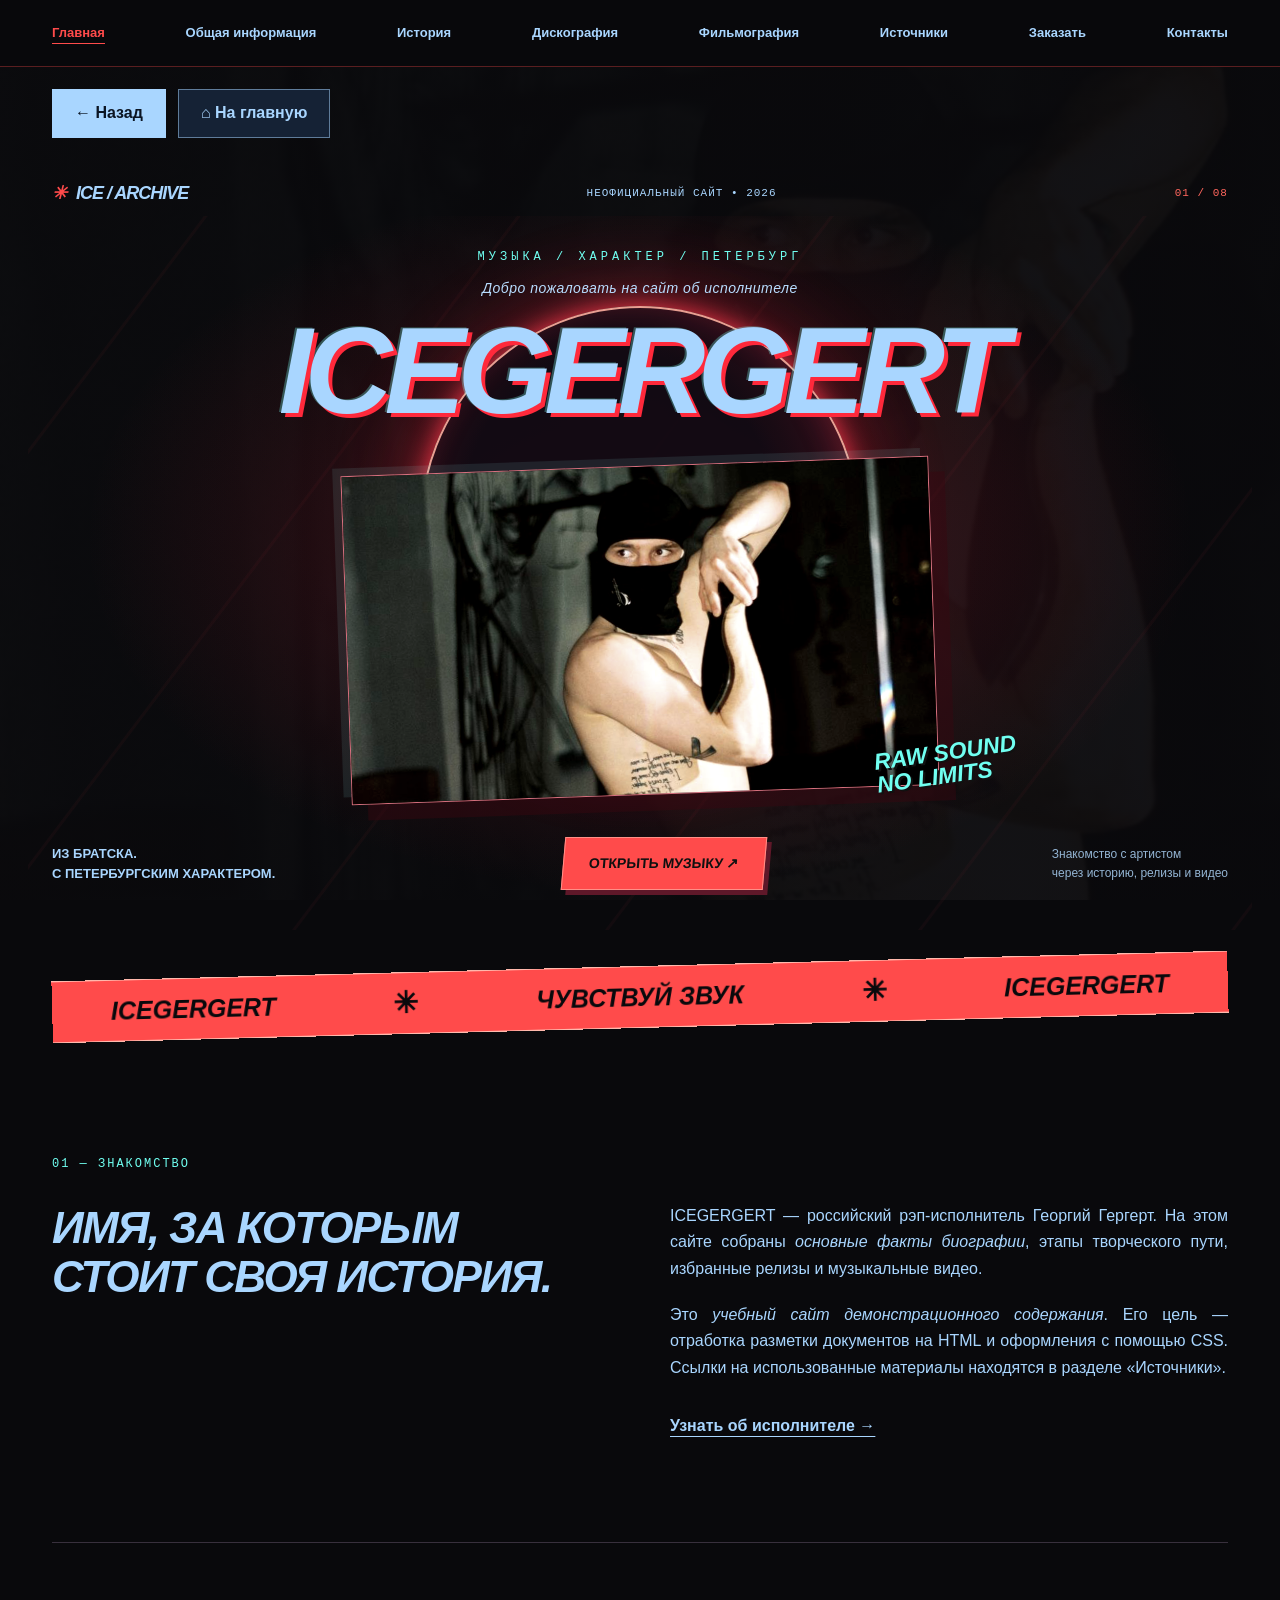
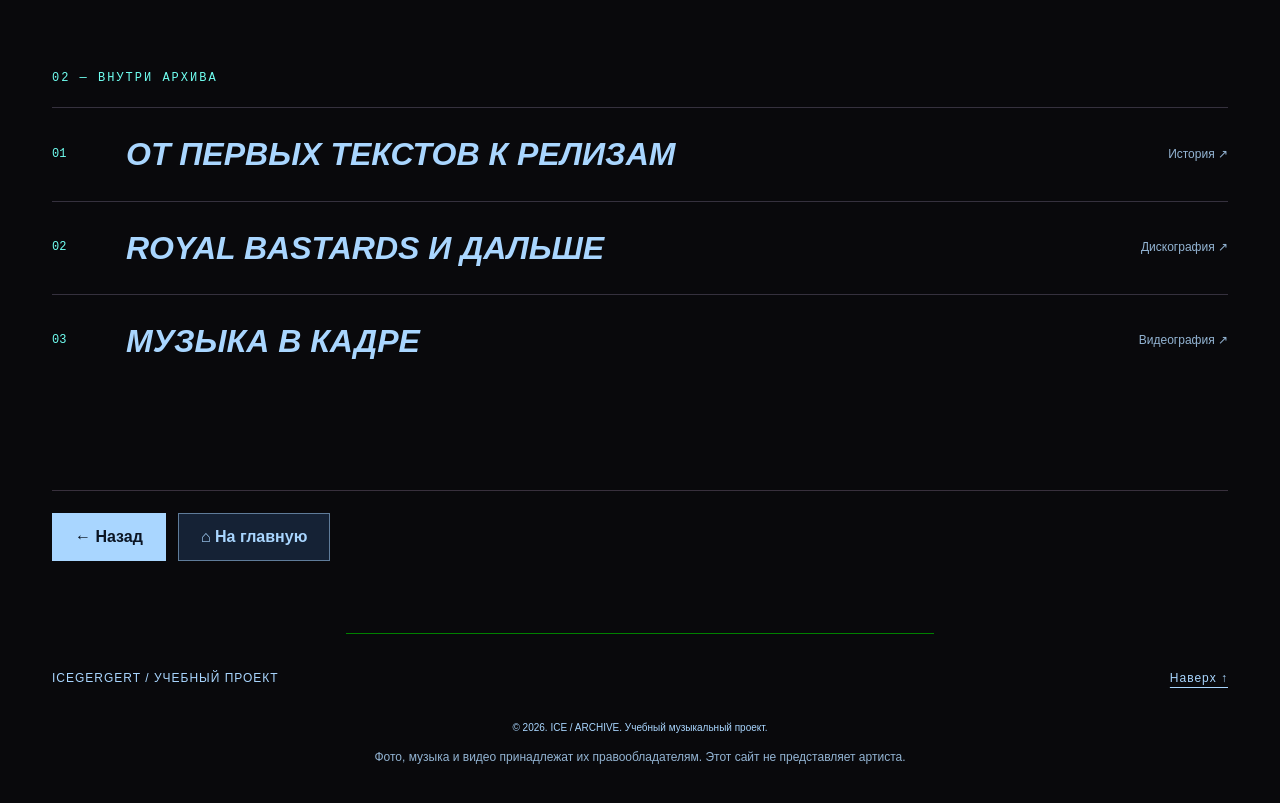
<file: index.html>
<!DOCTYPE html>
<html lang="ru">
<head>
  <meta charset="UTF-8">
  <meta name="viewport" content="width=device-width, initial-scale=1">
  <title>Главная — ICEGERGERT</title>
  <meta name="description" content="Учебный сайт об ICEGERGERT: биография, история, музыка и клипы.">
  <link rel="stylesheet" href="style.css">
  <style> /* Пример внутренней таблицы стилей со страницы 26. */
    .page-number { color: #ff665d; }
  </style>
  <script src="navigation.js" defer></script>
</head>
<body class="home" bgcolor="#101010" background="images/icegergert.jpg">
<!-- Меню первой строкой. Текущий раздел — текст, а не ссылка на себя. -->
<header class="header">
  <nav aria-label="Главное меню" style="font-family: Arial, sans-serif; color: #a9d6ff;"><span aria-current="page">Главная</span>
<a href="Info.html">Общая информация</a>
<a href="History.html">История</a>
<a href="Disc.html">Дискография</a>
<a href="Film.html">Фильмография</a>
<a href="Links.html">Источники</a>
<a href="Shop.html">Заказать</a>
<a href="Contact.html">Контакты</a></nav>
</header>
<main id="top" class="wrap">
<div class="page-actions" role="navigation" aria-label="Возврат по сайту">
  <a class="return-button" href="index.html" data-back>← Назад</a>
  <a class="home-button" href="index.html">⌂ На главную</a>
</div>
  <div class="masthead"><span class="brand">ICE / ARCHIVE</span><span>НЕОФИЦИАЛЬНЫЙ САЙТ • 2026</span><span class="page-number">01 / 08</span></div>
  
<section class="hero">
<div class="eclipse" aria-hidden="true"></div>
  <p class="eyebrow center">МУЗЫКА / ХАРАКТЕР / ПЕТЕРБУРГ</p>
  <h1 align="center"><em><span class="welcome">Добро пожаловать на сайт об исполнителе</span><br>ICEGERGERT</em></h1>
  <!-- Фотография после H1: ширина 50%, выравнивание по центру. -->
  <center class="photo-stage"><img class="hero-photo" src="images/icegergert.jpg" width="50%" alt="ICEGERGERT в чёрной балаклаве, фотография к публикации о Her Loss"><span class="photo-stamp" aria-hidden="true">RAW SOUND<br>NO LIMITS</span></center>
  <div class="hero-bottom"><span>ИЗ БРАТСКА.<br>С ПЕТЕРБУРГСКИМ ХАРАКТЕРОМ.</span><a class="button" href="Disc.html">Открыть музыку ↗</a><span class="small">Знакомство с артистом<br>через историю, релизы и видео</span></div>
</section>
<div class="sound-strip" aria-hidden="true"><span>ICEGERGERT</span><span>✳</span><span>ЧУВСТВУЙ ЗВУК</span><span>✳</span><span>ICEGERGERT</span></div>
<section class="section intro">
  <p class="eyebrow">01 — ЗНАКОМСТВО</p>
  <h2>Имя, за которым<br>стоит своя история.</h2>
  <div><p align="justify">ICEGERGERT — российский рэп-исполнитель Георгий Гергерт. На этом сайте собраны <em>основные факты биографии</em>, этапы творческого пути, избранные релизы и музыкальные видео.</p>
  <p align="justify">Это <em>учебный сайт демонстрационного содержания</em>. Его цель — отработка разметки документов на HTML и оформления с помощью CSS. Ссылки на использованные материалы находятся в разделе «Источники».</p><a class="text-link" href="Info.html">Узнать об исполнителе →</a></div>
</section>
<section class="section"><p class="eyebrow">02 — ВНУТРИ АРХИВА</p><div class="directory">
  <a href="History.html"><span>01</span><strong>От первых текстов к релизам</strong><span>История ↗</span></a>
  <a href="Disc.html"><span>02</span><strong>Royal Bastards и дальше</strong><span>Дискография ↗</span></a>
  <a href="Film.html"><span>03</span><strong>Музыка в кадре</strong><span>Видеография ↗</span></a>
</div></section>
<div class="page-actions" role="navigation" aria-label="Возврат в конце страницы">
  <a class="return-button" href="index.html" data-back>← Назад</a>
  <a class="home-button" href="index.html">⌂ На главную</a>
</div>
</main>
<!-- Учебные атрибуты и FONT сохранены по методичке. -->
<footer class="wrap">
  <hr align="center" width="50%" size="1" color="green">
  <div class="footer-line"><span>ICEGERGERT / УЧЕБНЫЙ ПРОЕКТ</span><a href="#top">Наверх ↑</a></div>
  <p align="center"><font face="Arial" size="1">&copy; 2026. ICE / ARCHIVE. Учебный музыкальный проект.</font></p>
  <p class="small center">Фото, музыка и видео принадлежат их правообладателям. Этот сайт не представляет артиста.</p>
</footer>
</body>
</html>
</file>
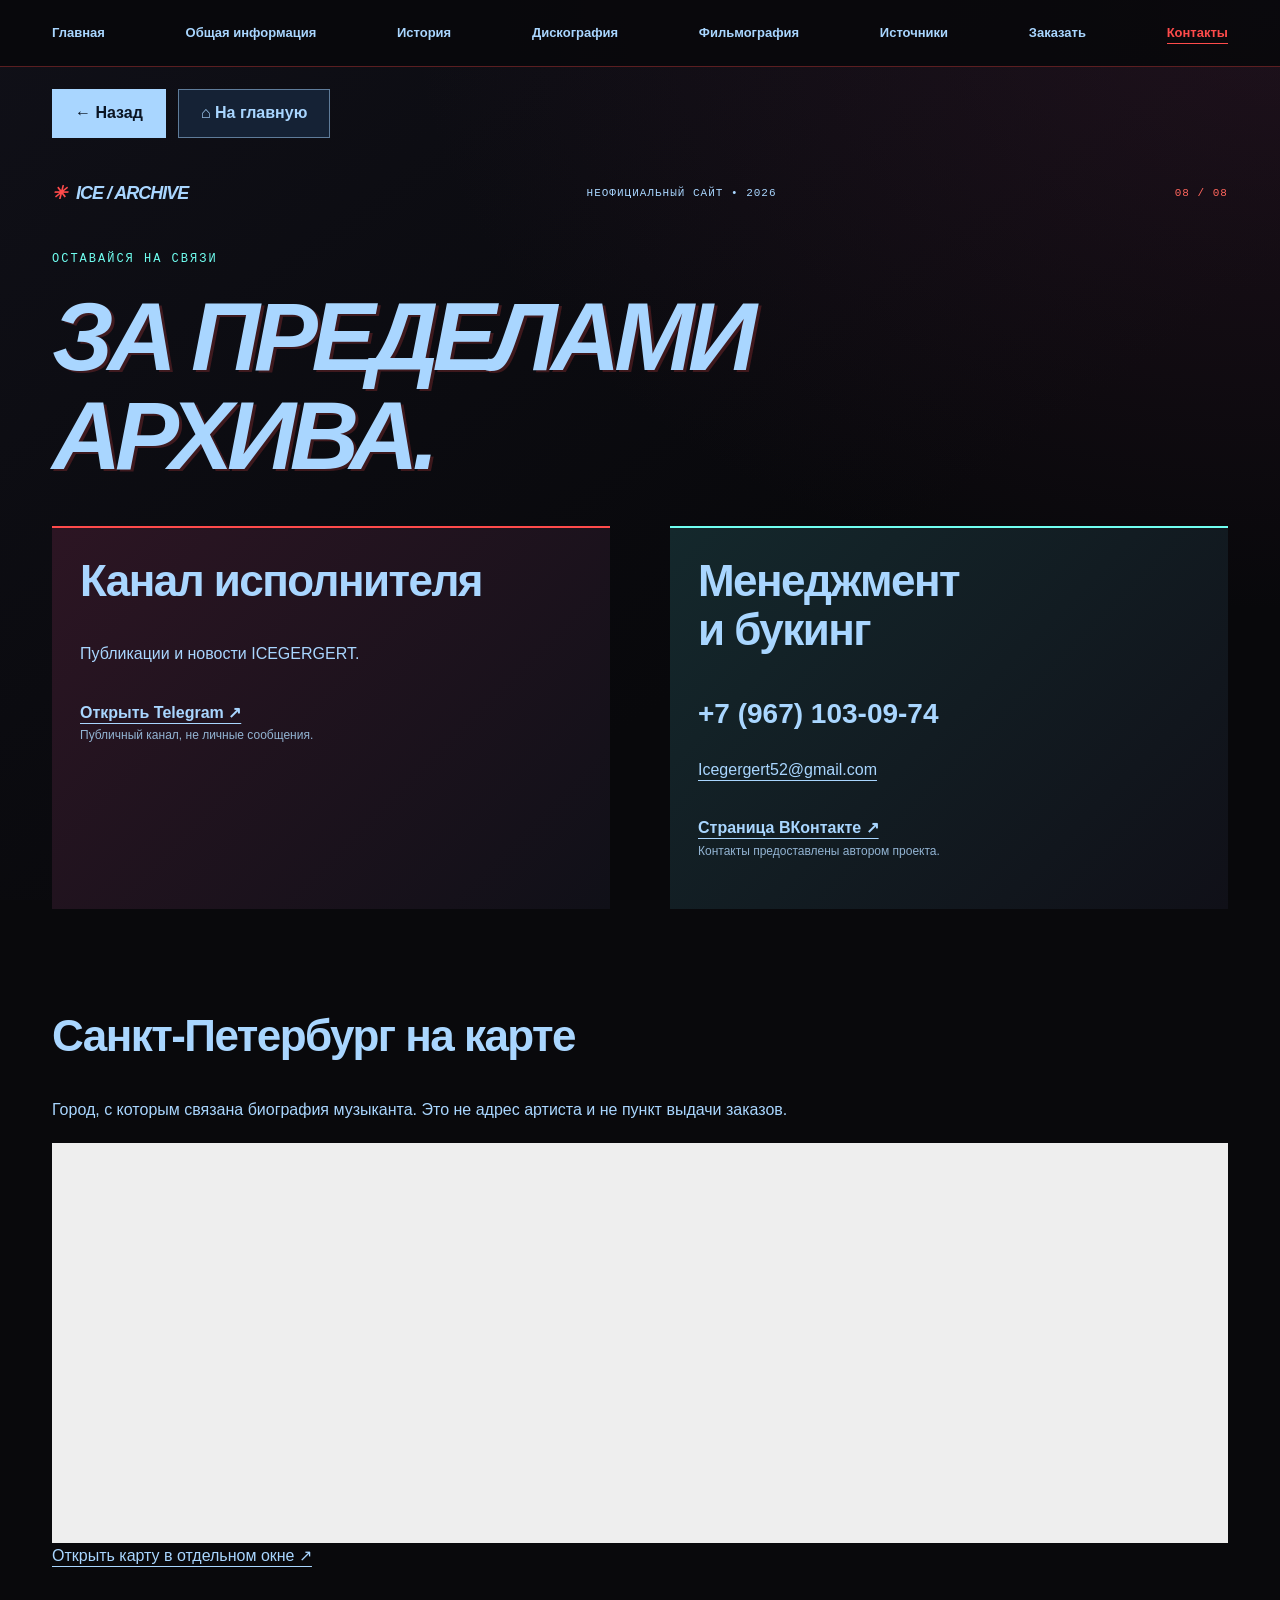
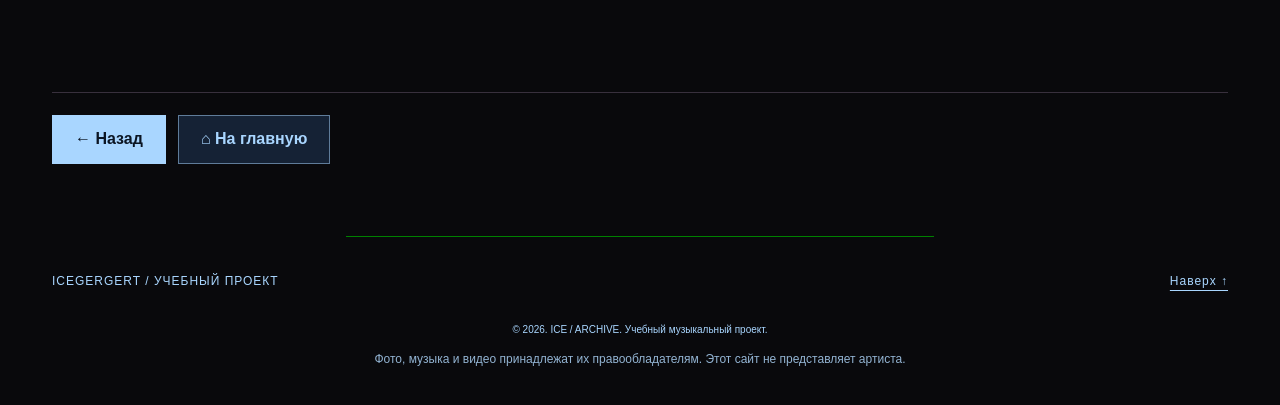
<file: Contact.html>
<!DOCTYPE html>
<html lang="ru">
<head>
  <meta charset="UTF-8">
  <meta name="viewport" content="width=device-width, initial-scale=1">
  <title>Контакты — ICEGERGERT</title>
  <meta name="description" content="Учебный сайт об ICEGERGERT: биография, история, музыка и клипы.">
  <link rel="stylesheet" href="style.css">
  <style> /* Пример внутренней таблицы стилей со страницы 26. */
    .page-number { color: #ff665d; }
  </style>
  <script src="navigation.js" defer></script>
</head>
<body class="inside" bgcolor="#101010">
<!-- Меню первой строкой. Текущий раздел — текст, а не ссылка на себя. -->
<header class="header">
  <nav aria-label="Главное меню" style="font-family: Arial, sans-serif; color: #a9d6ff;"><a href="index.html">Главная</a>
<a href="Info.html">Общая информация</a>
<a href="History.html">История</a>
<a href="Disc.html">Дискография</a>
<a href="Film.html">Фильмография</a>
<a href="Links.html">Источники</a>
<a href="Shop.html">Заказать</a>
<span aria-current="page">Контакты</span></nav>
</header>
<main id="top" class="wrap">
<div class="page-actions" role="navigation" aria-label="Возврат по сайту">
  <a class="return-button" href="index.html" data-back>← Назад</a>
  <a class="home-button" href="index.html">⌂ На главную</a>
</div>
  <div class="masthead"><span class="brand">ICE / ARCHIVE</span><span>НЕОФИЦИАЛЬНЫЙ САЙТ • 2026</span><span class="page-number">08 / 08</span></div>
  
<p class="eyebrow">ОСТАВАЙСЯ НА СВЯЗИ</p><h1><em>За пределами<br>архива.</em></h1>
<div class="contact-grid"><section><h2>Канал исполнителя</h2><p>Публикации и новости ICEGERGERT.</p><a class="text-link" href="https://t.me/iceicegergert" target="_blank" rel="noopener noreferrer">Открыть Telegram ↗</a><p class="small">Публичный канал, не личные сообщения.</p></section>
<section><h2>Менеджмент<br>и букинг</h2>
<p><a class="contact-value" href="tel:+79671030974">+7 (967) 103-09-74</a></p>
<p><a href="mailto:Icegergert52@gmail.com">Icegergert52@gmail.com</a></p>
<a class="text-link" href="https://vk.ru/realicegergert" target="_blank" rel="noopener noreferrer">Страница ВКонтакте ↗</a>
<p class="small">Контакты предоставлены автором проекта.</p></section></div>
<section class="section"><h2>Санкт-Петербург на карте</h2><p>Город, с которым связана биография музыканта. Это не адрес артиста и не пункт выдачи заказов.</p>
<iframe class="map" title="Карта Санкт-Петербурга в Яндекс Картах" src="https://yandex.ru/map-widget/v1/?ll=30.315868%2C59.939095&amp;z=11" width="100%" height="400" loading="lazy" allowfullscreen></iframe>
<p><a href="https://yandex.ru/maps/2/saint-petersburg/" target="_blank" rel="noopener noreferrer">Открыть карту в отдельном окне ↗</a></p>
<!-- По заданию замените карту города iframe-кодом из Яндекс Конструктора карт, указав учебное заведение или другой согласованный адрес. -->
</section>
<div class="page-actions" role="navigation" aria-label="Возврат в конце страницы">
  <a class="return-button" href="index.html" data-back>← Назад</a>
  <a class="home-button" href="index.html">⌂ На главную</a>
</div>
</main>
<!-- Учебные атрибуты и FONT сохранены по методичке. -->
<footer class="wrap">
  <hr align="center" width="50%" size="1" color="green">
  <div class="footer-line"><span>ICEGERGERT / УЧЕБНЫЙ ПРОЕКТ</span><a href="#top">Наверх ↑</a></div>
  <p align="center"><font face="Arial" size="1">&copy; 2026. ICE / ARCHIVE. Учебный музыкальный проект.</font></p>
  <p class="small center">Фото, музыка и видео принадлежат их правообладателям. Этот сайт не представляет артиста.</p>
</footer>
</body>
</html>
</file>
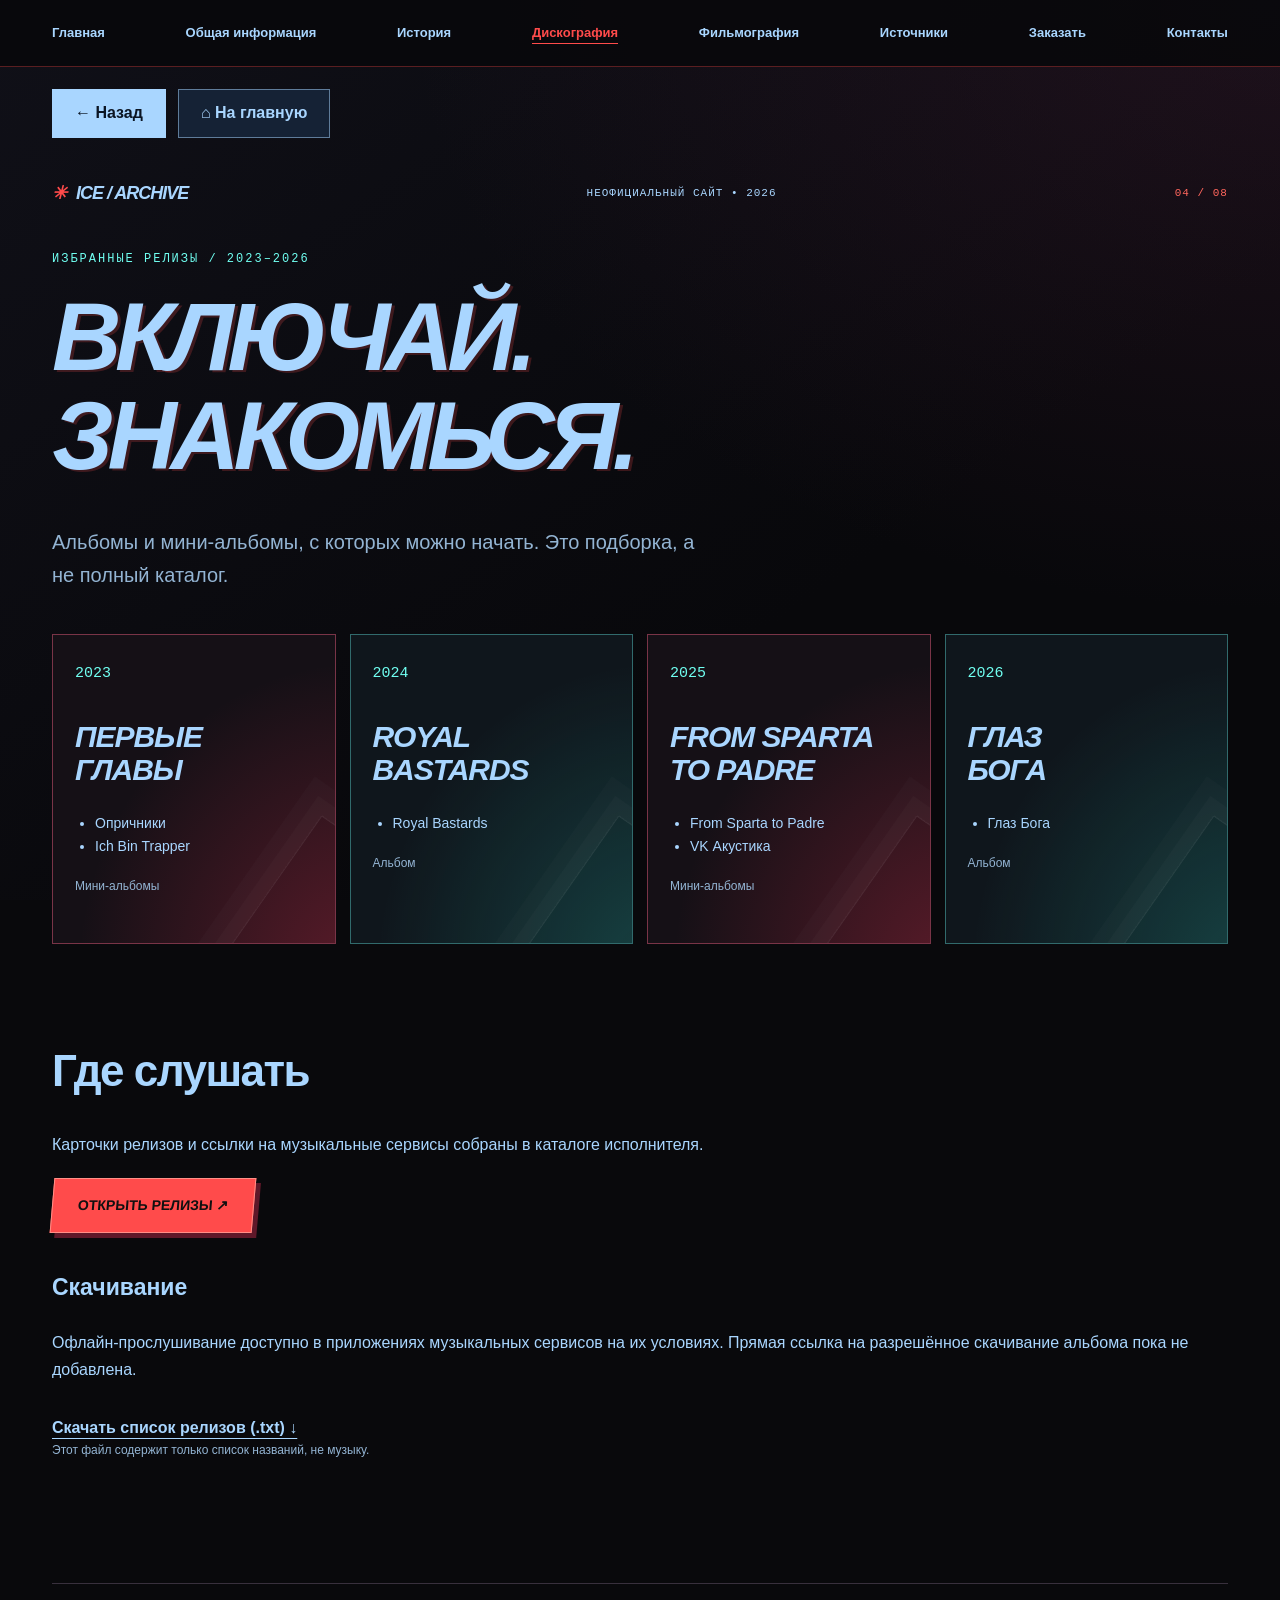
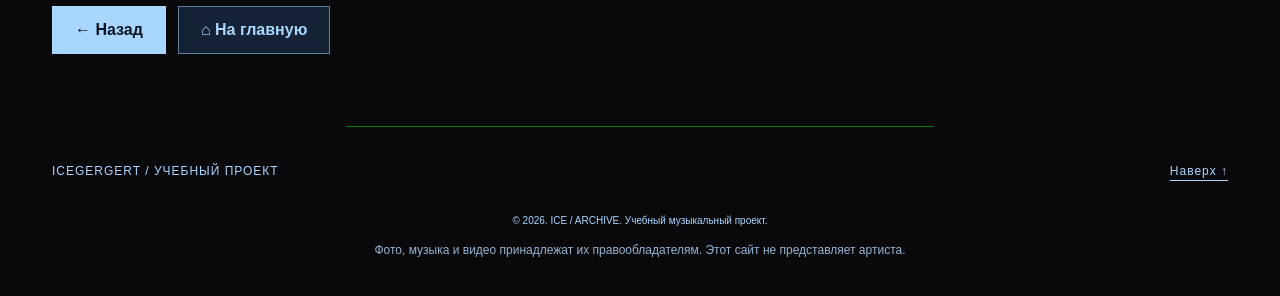
<file: Disc.html>
<!DOCTYPE html>
<html lang="ru">
<head>
  <meta charset="UTF-8">
  <meta name="viewport" content="width=device-width, initial-scale=1">
  <title>Дискография — ICEGERGERT</title>
  <meta name="description" content="Учебный сайт об ICEGERGERT: биография, история, музыка и клипы.">
  <link rel="stylesheet" href="style.css">
  <style> /* Пример внутренней таблицы стилей со страницы 26. */
    .page-number { color: #ff665d; }
  </style>
  <script src="navigation.js" defer></script>
</head>
<body class="inside" bgcolor="#101010">
<!-- Меню первой строкой. Текущий раздел — текст, а не ссылка на себя. -->
<header class="header">
  <nav aria-label="Главное меню" style="font-family: Arial, sans-serif; color: #a9d6ff;"><a href="index.html">Главная</a>
<a href="Info.html">Общая информация</a>
<a href="History.html">История</a>
<span aria-current="page">Дискография</span>
<a href="Film.html">Фильмография</a>
<a href="Links.html">Источники</a>
<a href="Shop.html">Заказать</a>
<a href="Contact.html">Контакты</a></nav>
</header>
<main id="top" class="wrap">
<div class="page-actions" role="navigation" aria-label="Возврат по сайту">
  <a class="return-button" href="index.html" data-back>← Назад</a>
  <a class="home-button" href="index.html">⌂ На главную</a>
</div>
  <div class="masthead"><span class="brand">ICE / ARCHIVE</span><span>НЕОФИЦИАЛЬНЫЙ САЙТ • 2026</span><span class="page-number">04 / 08</span></div>
  
<p class="eyebrow">ИЗБРАННЫЕ РЕЛИЗЫ / 2023–2026</p><h1><em>Включай.<br>Знакомься.</em></h1>
<p class="lead">Альбомы и мини-альбомы, с которых можно начать. Это подборка, а не полный каталог.</p>
<div class="records">
<section class="record"><p class="year">2023</p><h2>Первые главы</h2><ul><li>Опричники</li><li>Ich Bin Trapper</li></ul><span class="small">Мини-альбомы</span></section>
<section class="record"><p class="year">2024</p><h2>Royal<br>Bastards</h2><ul><li>Royal Bastards</li></ul><span class="small">Альбом</span></section>
<section class="record"><p class="year">2025</p><h2>From Sparta<br>to Padre</h2><ul><li>From Sparta to Padre</li><li>VK Акустика</li></ul><span class="small">Мини-альбомы</span></section>
<section class="record"><p class="year">2026</p><h2>Глаз<br>Бога</h2><ul><li>Глаз Бога</li></ul><span class="small">Альбом</span></section>
</div>
<section class="section"><h2>Где слушать</h2><p>Карточки релизов и ссылки на музыкальные сервисы собраны в каталоге исполнителя.</p><a class="button" href="https://www.shazam.com/ru-ru/artist/icegergert/1563426461/releases" target="_blank" rel="noopener noreferrer">Открыть релизы ↗</a>
<h3>Скачивание</h3><p>Офлайн-прослушивание доступно в приложениях музыкальных сервисов на их условиях. Прямая ссылка на разрешённое скачивание альбома пока не добавлена.</p>
<!-- Для пункта задания о скачивании альбома: вставьте предоставленную правообладателем прямую ссылку вместо заглушки ниже и удалите комментарий.
<a href="URL_РАЗРЕШЕННОГО_СКАЧИВАНИЯ">Скачать альбом</a>
-->
<a class="text-link" href="discography.txt" download>Скачать список релизов (.txt) ↓</a><p class="small">Этот файл содержит только список названий, не музыку.</p></section>
<div class="page-actions" role="navigation" aria-label="Возврат в конце страницы">
  <a class="return-button" href="index.html" data-back>← Назад</a>
  <a class="home-button" href="index.html">⌂ На главную</a>
</div>
</main>
<!-- Учебные атрибуты и FONT сохранены по методичке. -->
<footer class="wrap">
  <hr align="center" width="50%" size="1" color="green">
  <div class="footer-line"><span>ICEGERGERT / УЧЕБНЫЙ ПРОЕКТ</span><a href="#top">Наверх ↑</a></div>
  <p align="center"><font face="Arial" size="1">&copy; 2026. ICE / ARCHIVE. Учебный музыкальный проект.</font></p>
  <p class="small center">Фото, музыка и видео принадлежат их правообладателям. Этот сайт не представляет артиста.</p>
</footer>
</body>
</html>
</file>
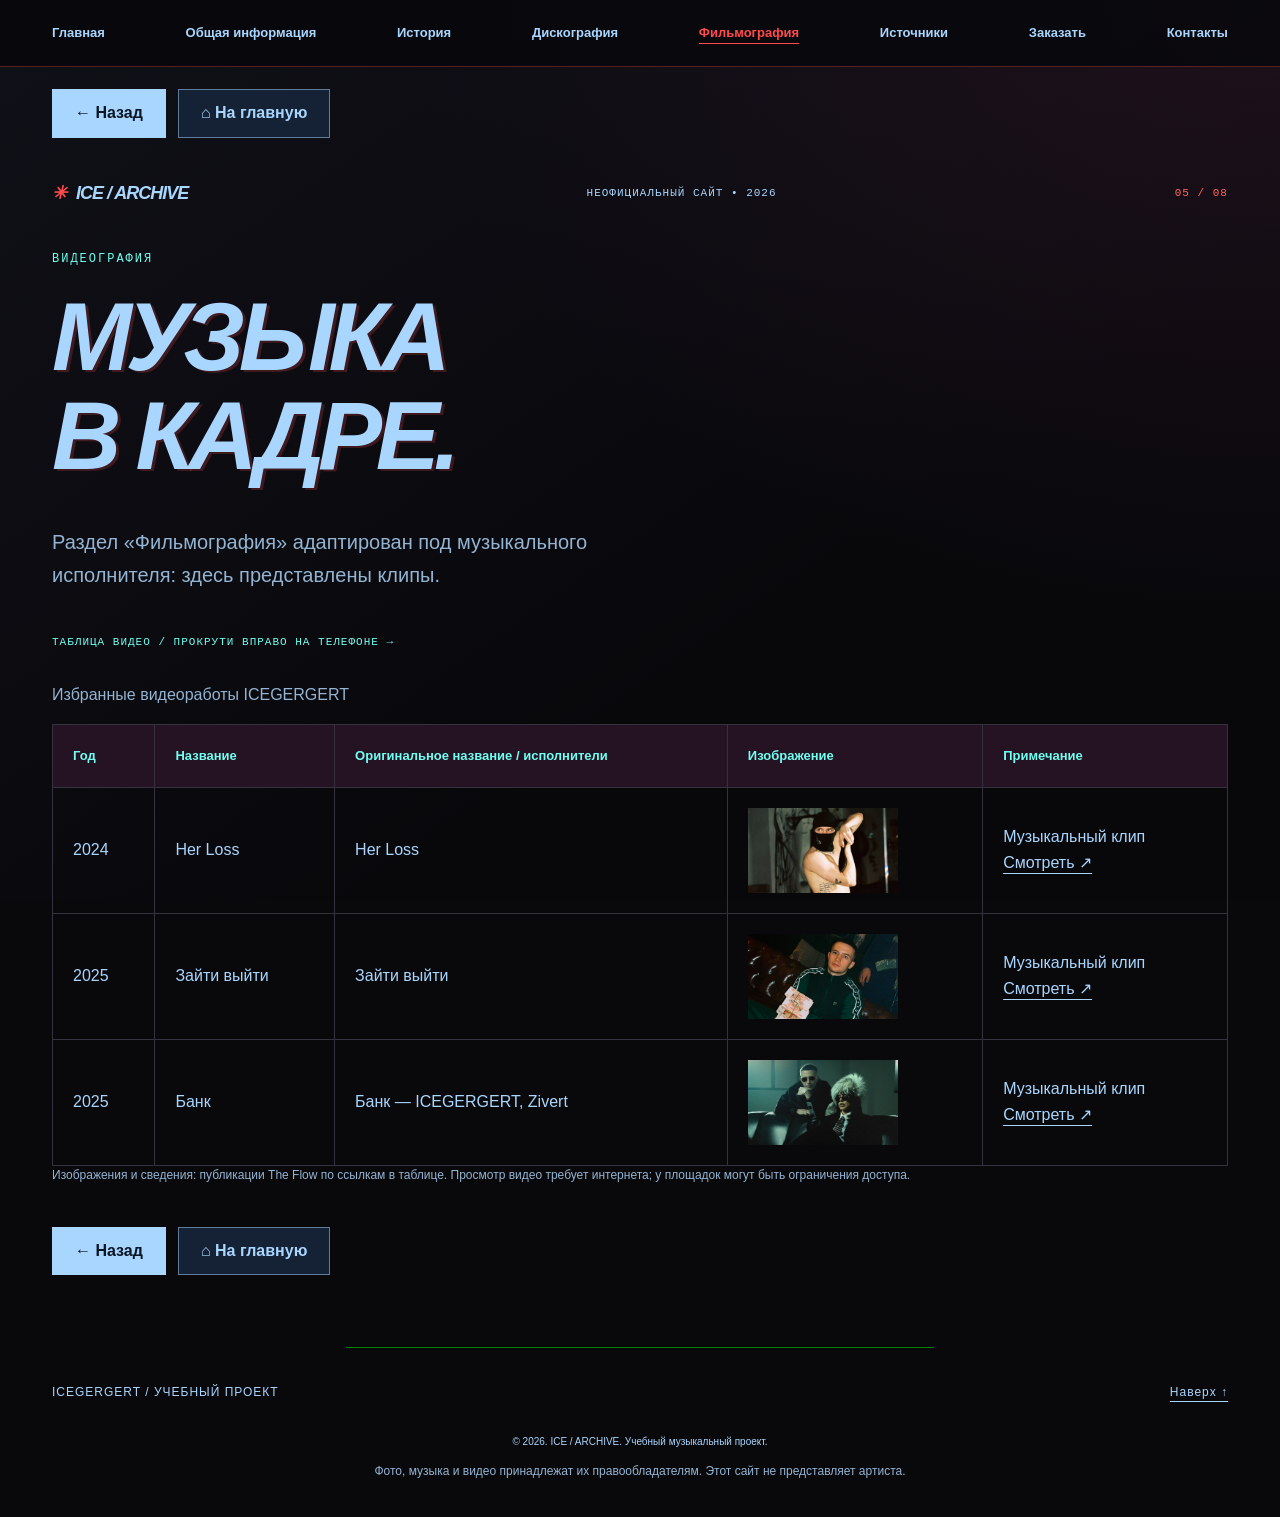
<file: Film.html>
<!DOCTYPE html>
<html lang="ru">
<head>
  <meta charset="UTF-8">
  <meta name="viewport" content="width=device-width, initial-scale=1">
  <title>Фильмография и клипы — ICEGERGERT</title>
  <meta name="description" content="Учебный сайт об ICEGERGERT: биография, история, музыка и клипы.">
  <link rel="stylesheet" href="style.css">
  <style> /* Пример внутренней таблицы стилей со страницы 26. */
    .page-number { color: #ff665d; }
  </style>
  <script src="navigation.js" defer></script>
</head>
<body class="inside" bgcolor="#101010">
<!-- Меню первой строкой. Текущий раздел — текст, а не ссылка на себя. -->
<header class="header">
  <nav aria-label="Главное меню" style="font-family: Arial, sans-serif; color: #a9d6ff;"><a href="index.html">Главная</a>
<a href="Info.html">Общая информация</a>
<a href="History.html">История</a>
<a href="Disc.html">Дискография</a>
<span aria-current="page">Фильмография</span>
<a href="Links.html">Источники</a>
<a href="Shop.html">Заказать</a>
<a href="Contact.html">Контакты</a></nav>
</header>
<main id="top" class="wrap">
<div class="page-actions" role="navigation" aria-label="Возврат по сайту">
  <a class="return-button" href="index.html" data-back>← Назад</a>
  <a class="home-button" href="index.html">⌂ На главную</a>
</div>
  <div class="masthead"><span class="brand">ICE / ARCHIVE</span><span>НЕОФИЦИАЛЬНЫЙ САЙТ • 2026</span><span class="page-number">05 / 08</span></div>
  
<p class="eyebrow">ВИДЕОГРАФИЯ</p><h1><em>Музыка<br>в кадре.</em></h1><p class="lead">Раздел «Фильмография» адаптирован под музыкального исполнителя: здесь представлены клипы.</p>
<div class="table-scroll" tabindex="0" role="region" aria-label="Таблица клипов с горизонтальной прокруткой"><table border="1" align="center"><caption>Избранные видеоработы ICEGERGERT</caption><thead><tr><th scope="col">Год</th><th scope="col">Название</th><th scope="col">Оригинальное название / исполнители</th><th scope="col">Изображение</th><th scope="col">Примечание</th></tr></thead><tbody><tr><td>2024</td><td>Her Loss</td><td>Her Loss</td><td><img src="images/icegergert.jpg" width="150" alt="Изображение к клипу Her Loss" loading="lazy"></td><td>Музыкальный клип<br><a href="https://the-flow.ru/videos/icegergert-her-loss" target="_blank" rel="noopener noreferrer">Смотреть ↗</a></td></tr><tr><td>2025</td><td>Зайти выйти</td><td>Зайти выйти</td><td><img src="images/zayti.jpg" width="150" alt="Изображение к клипу Зайти выйти" loading="lazy"></td><td>Музыкальный клип<br><a href="https://the-flow.ru/videos/icegergert-zayti-vyyti" target="_blank" rel="noopener noreferrer">Смотреть ↗</a></td></tr><tr><td>2025</td><td>Банк</td><td>Банк — ICEGERGERT, Zivert</td><td><img src="images/bank.jpg" width="150" alt="Изображение к клипу Банк" loading="lazy"></td><td>Музыкальный клип<br><a href="https://the-flow.ru/videos/icegergert-zivert-bank" target="_blank" rel="noopener noreferrer">Смотреть ↗</a></td></tr></tbody></table></div>
<p class="small">Изображения и сведения: публикации The Flow по ссылкам в таблице. Просмотр видео требует интернета; у площадок могут быть ограничения доступа.</p>
<div class="page-actions" role="navigation" aria-label="Возврат в конце страницы">
  <a class="return-button" href="index.html" data-back>← Назад</a>
  <a class="home-button" href="index.html">⌂ На главную</a>
</div>
</main>
<!-- Учебные атрибуты и FONT сохранены по методичке. -->
<footer class="wrap">
  <hr align="center" width="50%" size="1" color="green">
  <div class="footer-line"><span>ICEGERGERT / УЧЕБНЫЙ ПРОЕКТ</span><a href="#top">Наверх ↑</a></div>
  <p align="center"><font face="Arial" size="1">&copy; 2026. ICE / ARCHIVE. Учебный музыкальный проект.</font></p>
  <p class="small center">Фото, музыка и видео принадлежат их правообладателям. Этот сайт не представляет артиста.</p>
</footer>
</body>
</html>
</file>
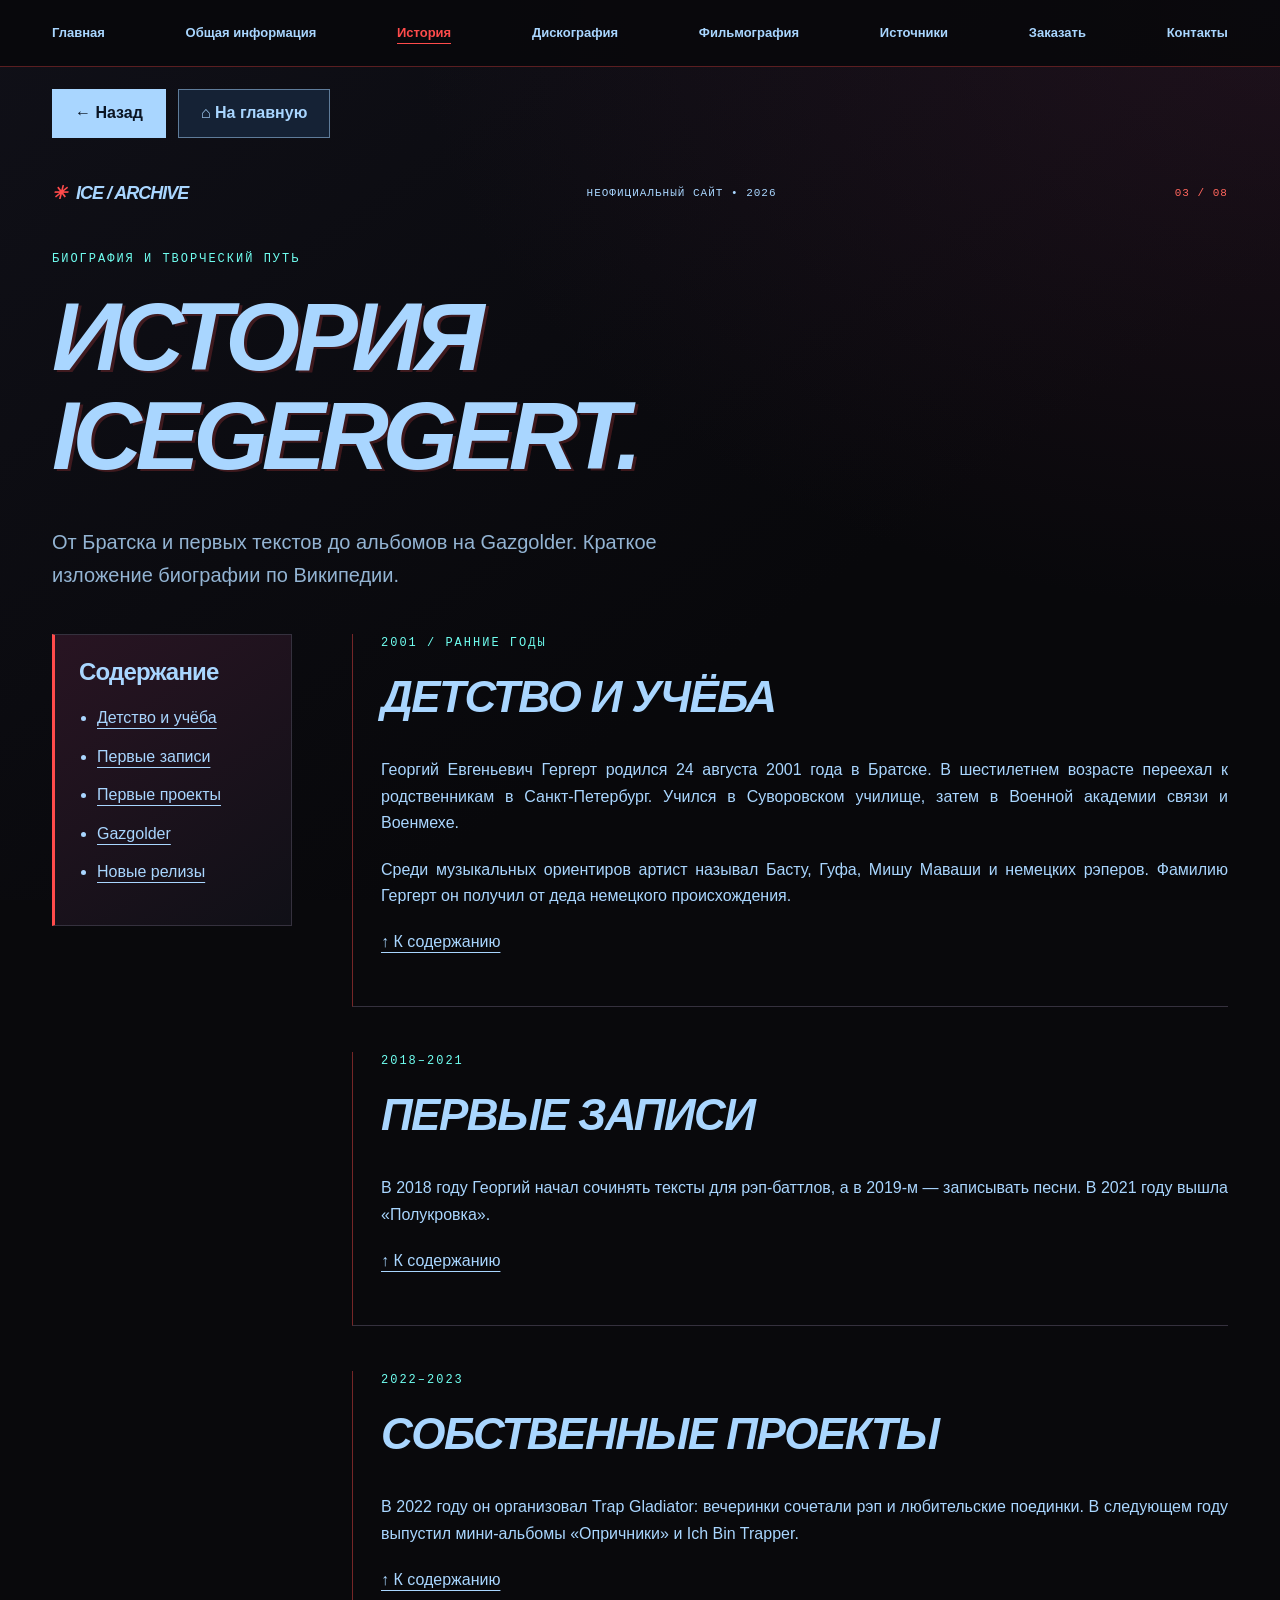
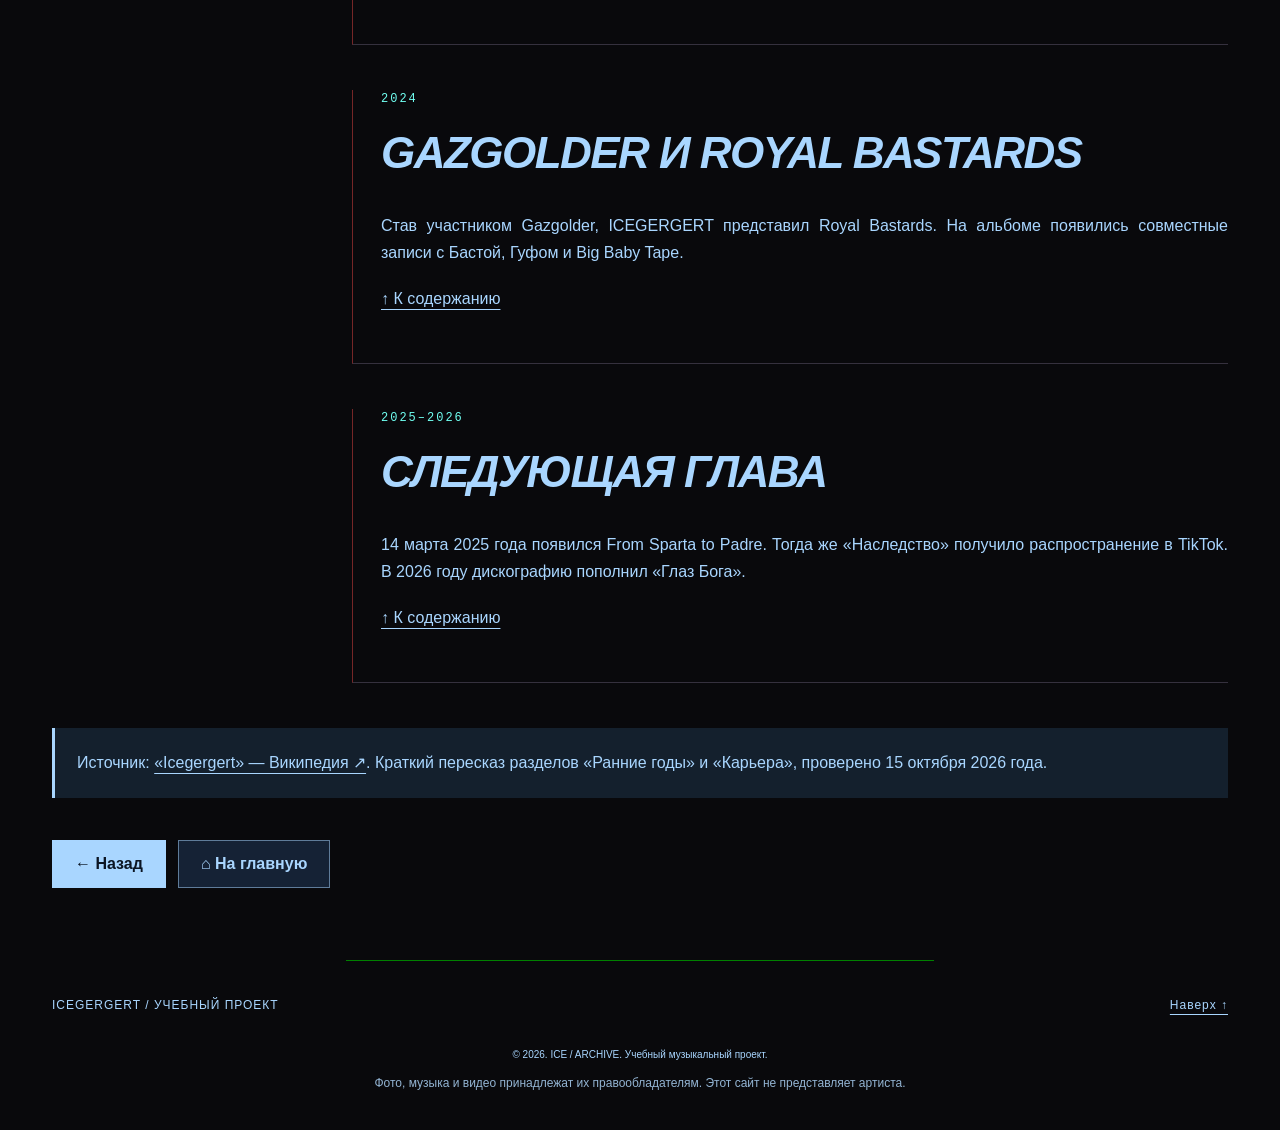
<file: History.html>
<!DOCTYPE html>
<html lang="ru">
<head>
  <meta charset="UTF-8">
  <meta name="viewport" content="width=device-width, initial-scale=1">
  <title>История — ICEGERGERT</title>
  <meta name="description" content="Учебный сайт об ICEGERGERT: биография, история, музыка и клипы.">
  <link rel="stylesheet" href="style.css">
  <style> /* Пример внутренней таблицы стилей со страницы 26. */
    .page-number { color: #ff665d; }
  </style>
  <script src="navigation.js" defer></script>
</head>
<body class="inside" bgcolor="#101010">
<!-- Меню первой строкой. Текущий раздел — текст, а не ссылка на себя. -->
<header class="header">
  <nav aria-label="Главное меню" style="font-family: Arial, sans-serif; color: #a9d6ff;"><a href="index.html">Главная</a>
<a href="Info.html">Общая информация</a>
<span aria-current="page">История</span>
<a href="Disc.html">Дискография</a>
<a href="Film.html">Фильмография</a>
<a href="Links.html">Источники</a>
<a href="Shop.html">Заказать</a>
<a href="Contact.html">Контакты</a></nav>
</header>
<main id="top" class="wrap">
<div class="page-actions" role="navigation" aria-label="Возврат по сайту">
  <a class="return-button" href="index.html" data-back>← Назад</a>
  <a class="home-button" href="index.html">⌂ На главную</a>
</div>
  <div class="masthead"><span class="brand">ICE / ARCHIVE</span><span>НЕОФИЦИАЛЬНЫЙ САЙТ • 2026</span><span class="page-number">03 / 08</span></div>
  
<p class="eyebrow">БИОГРАФИЯ И ТВОРЧЕСКИЙ ПУТЬ</p>
<h1><em>История<br>ICEGERGERT.</em></h1>
<p class="lead">От Братска и первых текстов до альбомов на Gazgolder. Краткое изложение биографии по Википедии.</p>
<div class="history-layout">
<aside id="contents" class="contents"><h2>Содержание</h2><ul>
<li><a href="#early">Детство и учёба</a></li>
<li><a href="#start">Первые записи</a></li>
<li><a href="#first">Первые проекты</a></li>
<li><a href="#royal">Gazgolder</a></li>
<li><a href="#sparta">Новые релизы</a></li>
</ul></aside>
<div class="timeline">
<section id="early"><p class="eyebrow">2001 / РАННИЕ ГОДЫ</p><h2><strong>Детство и учёба</strong></h2>
<p align="justify">Георгий Евгеньевич Гергерт родился 24 августа 2001 года в Братске. В шестилетнем возрасте переехал к родственникам в Санкт-Петербург. Учился в Суворовском училище, затем в Военной академии связи и Военмехе.</p>
<p align="justify">Среди музыкальных ориентиров артист называл Басту, Гуфа, Мишу Маваши и немецких рэперов. Фамилию Гергерт он получил от деда немецкого происхождения.</p><a href="#contents">↑ К содержанию</a></section>
<section id="start"><p class="eyebrow">2018–2021</p><h2><strong>Первые записи</strong></h2>
<p align="justify">В 2018 году Георгий начал сочинять тексты для рэп-баттлов, а в 2019-м — записывать песни. В 2021 году вышла «Полукровка».</p><a href="#contents">↑ К содержанию</a></section>
<section id="first"><p class="eyebrow">2022–2023</p><h2><strong>Собственные проекты</strong></h2>
<p align="justify">В 2022 году он организовал Trap Gladiator: вечеринки сочетали рэп и любительские поединки. В следующем году выпустил мини-альбомы «Опричники» и Ich Bin Trapper.</p><a href="#contents">↑ К содержанию</a></section>
<section id="royal"><p class="eyebrow">2024</p><h2><strong>Gazgolder и Royal Bastards</strong></h2>
<p align="justify">Став участником Gazgolder, ICEGERGERT представил Royal Bastards. На альбоме появились совместные записи с Бастой, Гуфом и Big Baby Tape.</p><a href="#contents">↑ К содержанию</a></section>
<section id="sparta"><p class="eyebrow">2025–2026</p><h2><strong>Следующая глава</strong></h2>
<p align="justify">14 марта 2025 года появился From Sparta to Padre. Тогда же «Наследство» получило распространение в TikTok. В 2026 году дискографию пополнил «Глаз Бога».</p><a href="#contents">↑ К содержанию</a></section>
</div></div>
<p class="history-source">Источник: <a href="https://ru.wikipedia.org/wiki/Icegergert" target="_blank" rel="noopener noreferrer">«Icegergert» — Википедия ↗</a>. Краткий пересказ разделов «Ранние годы» и «Карьера», проверено 15 октября 2026 года.</p>
<div class="page-actions" role="navigation" aria-label="Возврат в конце страницы">
  <a class="return-button" href="index.html" data-back>← Назад</a>
  <a class="home-button" href="index.html">⌂ На главную</a>
</div>
</main>
<!-- Учебные атрибуты и FONT сохранены по методичке. -->
<footer class="wrap">
  <hr align="center" width="50%" size="1" color="green">
  <div class="footer-line"><span>ICEGERGERT / УЧЕБНЫЙ ПРОЕКТ</span><a href="#top">Наверх ↑</a></div>
  <p align="center"><font face="Arial" size="1">&copy; 2026. ICE / ARCHIVE. Учебный музыкальный проект.</font></p>
  <p class="small center">Фото, музыка и видео принадлежат их правообладателям. Этот сайт не представляет артиста.</p>
</footer>
</body>
</html>
</file>
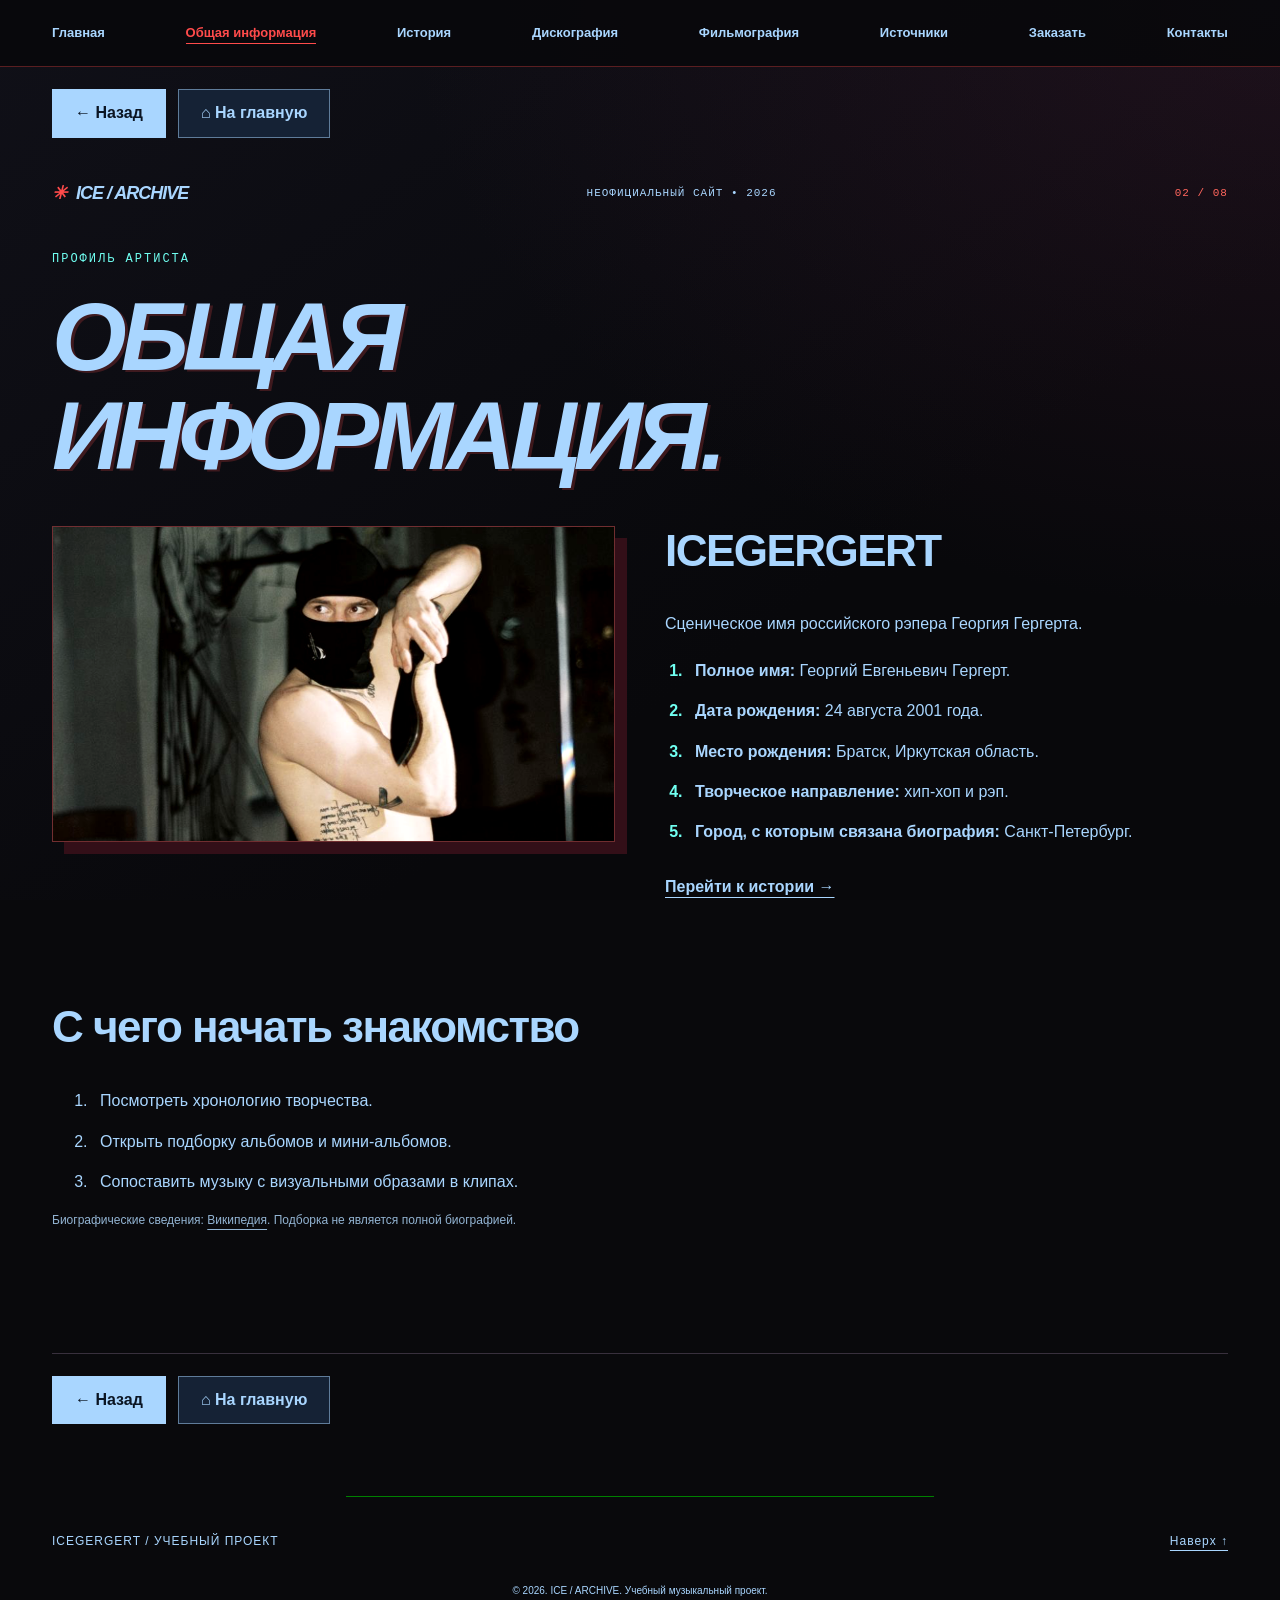
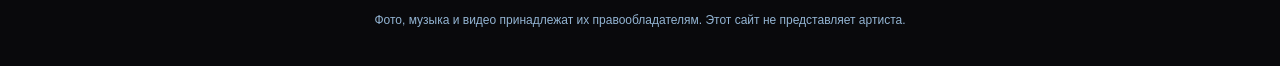
<file: Info.html>
<!DOCTYPE html>
<html lang="ru">
<head>
  <meta charset="UTF-8">
  <meta name="viewport" content="width=device-width, initial-scale=1">
  <title>Общая информация — ICEGERGERT</title>
  <meta name="description" content="Учебный сайт об ICEGERGERT: биография, история, музыка и клипы.">
  <link rel="stylesheet" href="style.css">
  <style> /* Пример внутренней таблицы стилей со страницы 26. */
    .page-number { color: #ff665d; }
  </style>
  <script src="navigation.js" defer></script>
</head>
<body class="inside" bgcolor="#101010">
<!-- Меню первой строкой. Текущий раздел — текст, а не ссылка на себя. -->
<header class="header">
  <nav aria-label="Главное меню" style="font-family: Arial, sans-serif; color: #a9d6ff;"><a href="index.html">Главная</a>
<span aria-current="page">Общая информация</span>
<a href="History.html">История</a>
<a href="Disc.html">Дискография</a>
<a href="Film.html">Фильмография</a>
<a href="Links.html">Источники</a>
<a href="Shop.html">Заказать</a>
<a href="Contact.html">Контакты</a></nav>
</header>
<main id="top" class="wrap">
<div class="page-actions" role="navigation" aria-label="Возврат по сайту">
  <a class="return-button" href="index.html" data-back>← Назад</a>
  <a class="home-button" href="index.html">⌂ На главную</a>
</div>
  <div class="masthead"><span class="brand">ICE / ARCHIVE</span><span>НЕОФИЦИАЛЬНЫЙ САЙТ • 2026</span><span class="page-number">02 / 08</span></div>
  
<p class="eyebrow">ПРОФИЛЬ АРТИСТА</p><h1><em>Общая<br>информация.</em></h1>
<section class="split"><img class="portrait" src="images/icegergert.jpg" alt="Фото ICEGERGERT" width="830" height="465">
<div><h2>ICEGERGERT</h2><p>Сценическое имя российского рэпера Георгия Гергерта.</p>
<ol class="facts">
  <li><strong>Полное имя:</strong> Георгий Евгеньевич Гергерт.</li>
  <li><strong>Дата рождения:</strong> 24 августа 2001 года.</li>
  <li><strong>Место рождения:</strong> Братск, Иркутская область.</li>
  <li><strong>Творческое направление:</strong> хип-хоп и рэп.</li>
  <li><strong>Город, с которым связана биография:</strong> Санкт-Петербург.</li>
</ol><a class="text-link" href="History.html">Перейти к истории →</a></div></section>
<section class="section"><h2>С чего начать знакомство</h2><ol class="reading-list"><li>Посмотреть хронологию творчества.</li><li>Открыть подборку альбомов и мини-альбомов.</li><li>Сопоставить музыку с визуальными образами в клипах.</li></ol><p class="small">Биографические сведения: <a href="https://ru.wikipedia.org/wiki/Icegergert">Википедия</a>. Подборка не является полной биографией.</p></section>
<div class="page-actions" role="navigation" aria-label="Возврат в конце страницы">
  <a class="return-button" href="index.html" data-back>← Назад</a>
  <a class="home-button" href="index.html">⌂ На главную</a>
</div>
</main>
<!-- Учебные атрибуты и FONT сохранены по методичке. -->
<footer class="wrap">
  <hr align="center" width="50%" size="1" color="green">
  <div class="footer-line"><span>ICEGERGERT / УЧЕБНЫЙ ПРОЕКТ</span><a href="#top">Наверх ↑</a></div>
  <p align="center"><font face="Arial" size="1">&copy; 2026. ICE / ARCHIVE. Учебный музыкальный проект.</font></p>
  <p class="small center">Фото, музыка и видео принадлежат их правообладателям. Этот сайт не представляет артиста.</p>
</footer>
</body>
</html>
</file>
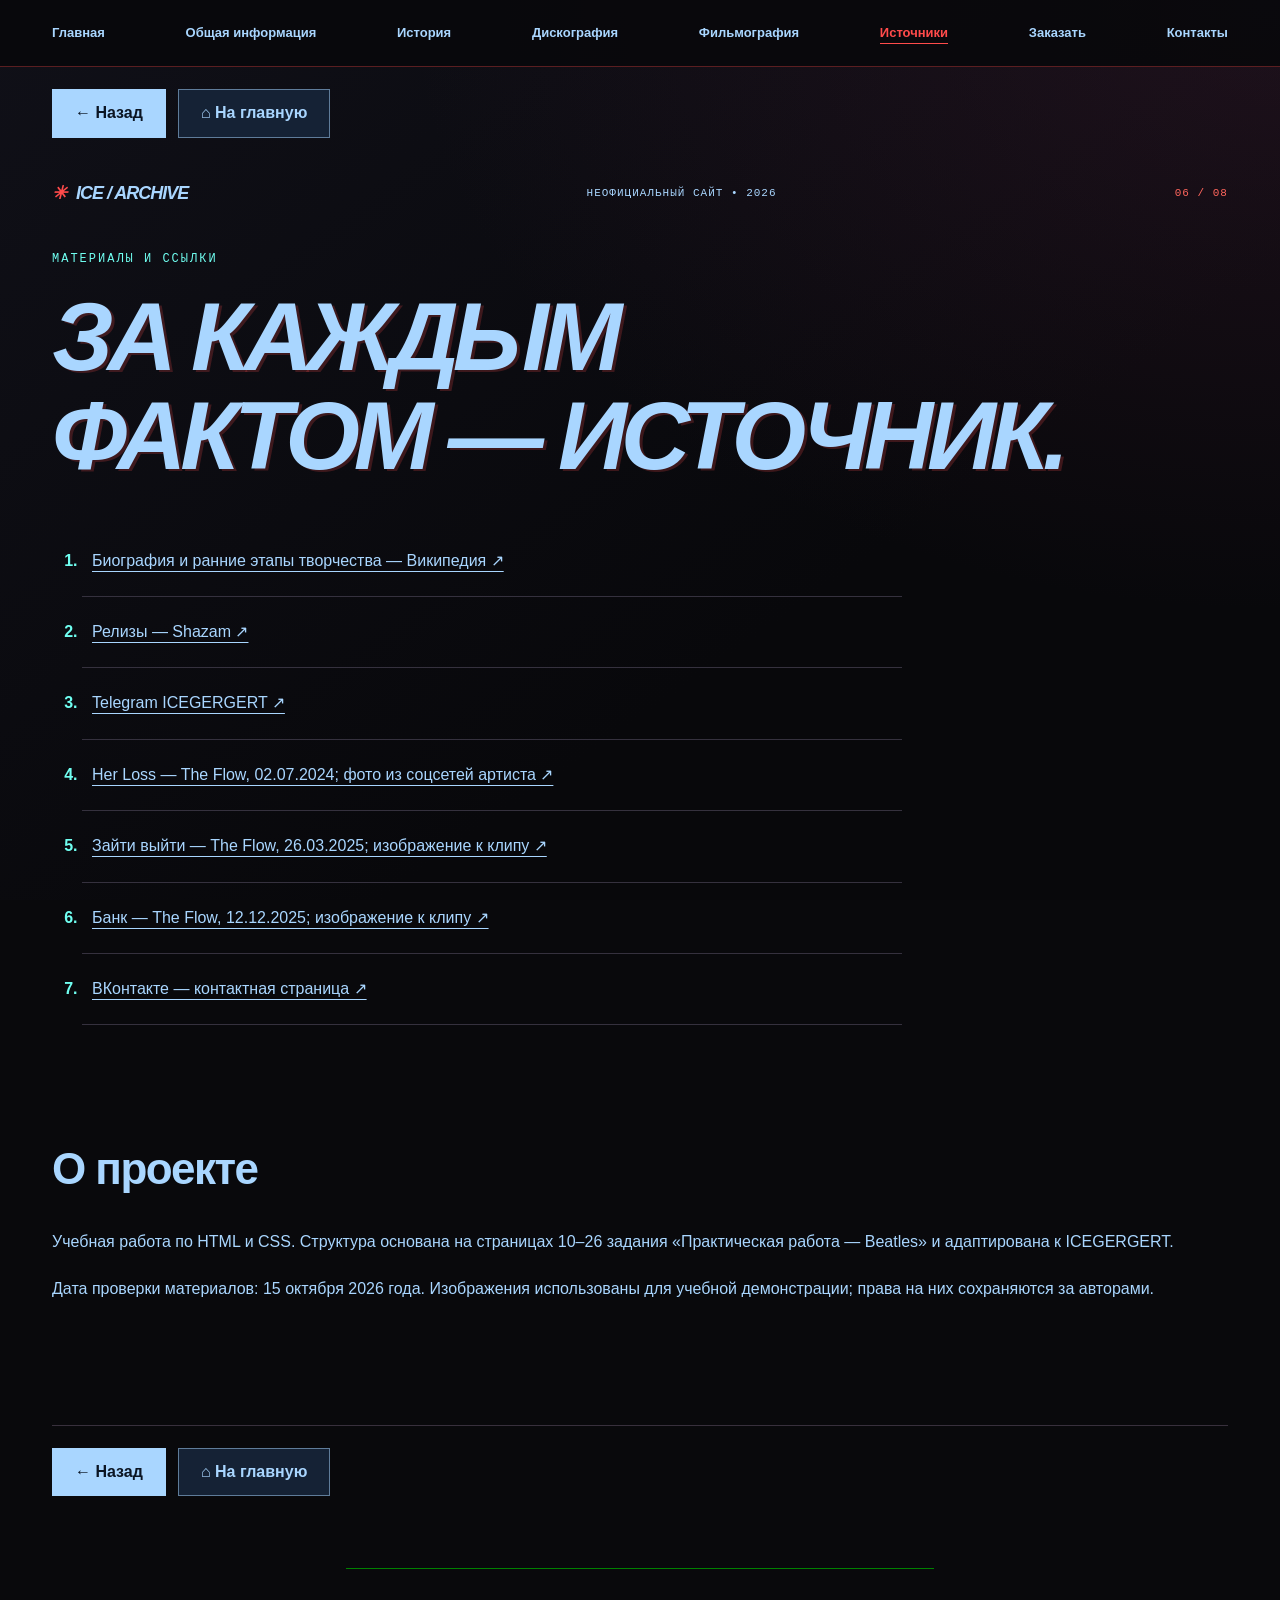
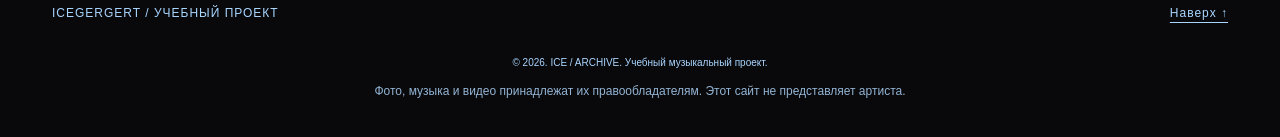
<file: Links.html>
<!DOCTYPE html>
<html lang="ru">
<head>
  <meta charset="UTF-8">
  <meta name="viewport" content="width=device-width, initial-scale=1">
  <title>Источники — ICEGERGERT</title>
  <meta name="description" content="Учебный сайт об ICEGERGERT: биография, история, музыка и клипы.">
  <link rel="stylesheet" href="style.css">
  <style> /* Пример внутренней таблицы стилей со страницы 26. */
    .page-number { color: #ff665d; }
  </style>
  <script src="navigation.js" defer></script>
</head>
<body class="inside" bgcolor="#101010">
<!-- Меню первой строкой. Текущий раздел — текст, а не ссылка на себя. -->
<header class="header">
  <nav aria-label="Главное меню" style="font-family: Arial, sans-serif; color: #a9d6ff;"><a href="index.html">Главная</a>
<a href="Info.html">Общая информация</a>
<a href="History.html">История</a>
<a href="Disc.html">Дискография</a>
<a href="Film.html">Фильмография</a>
<span aria-current="page">Источники</span>
<a href="Shop.html">Заказать</a>
<a href="Contact.html">Контакты</a></nav>
</header>
<main id="top" class="wrap">
<div class="page-actions" role="navigation" aria-label="Возврат по сайту">
  <a class="return-button" href="index.html" data-back>← Назад</a>
  <a class="home-button" href="index.html">⌂ На главную</a>
</div>
  <div class="masthead"><span class="brand">ICE / ARCHIVE</span><span>НЕОФИЦИАЛЬНЫЙ САЙТ • 2026</span><span class="page-number">06 / 08</span></div>
  <p class="eyebrow">МАТЕРИАЛЫ И ССЫЛКИ</p><h1><em>За каждым<br>фактом — источник.</em></h1><ol class="sources"><li><a href="https://ru.wikipedia.org/wiki/Icegergert" target="_blank" rel="noopener noreferrer">Биография и ранние этапы творчества — Википедия ↗</a></li><li><a href="https://www.shazam.com/ru-ru/artist/icegergert/1563426461/releases" target="_blank" rel="noopener noreferrer">Релизы — Shazam ↗</a></li><li><a href="https://t.me/iceicegergert" target="_blank" rel="noopener noreferrer">Telegram ICEGERGERT ↗</a></li><li><a href="https://the-flow.ru/videos/icegergert-her-loss" target="_blank" rel="noopener noreferrer">Her Loss — The Flow, 02.07.2024; фото из соцсетей артиста ↗</a></li><li><a href="https://the-flow.ru/videos/icegergert-zayti-vyyti" target="_blank" rel="noopener noreferrer">Зайти выйти — The Flow, 26.03.2025; изображение к клипу ↗</a></li><li><a href="https://the-flow.ru/videos/icegergert-zivert-bank" target="_blank" rel="noopener noreferrer">Банк — The Flow, 12.12.2025; изображение к клипу ↗</a></li><li><a href="https://vk.ru/realicegergert" target="_blank" rel="noopener noreferrer">ВКонтакте — контактная страница ↗</a></li></ol><section class="section"><h2>О проекте</h2><p>Учебная работа по HTML и CSS. Структура основана на страницах 10–26 задания «Практическая работа — Beatles» и адаптирована к ICEGERGERT.</p><p>Дата проверки материалов: 15 октября 2026 года. Изображения использованы для учебной демонстрации; права на них сохраняются за авторами.</p></section>
<div class="page-actions" role="navigation" aria-label="Возврат в конце страницы">
  <a class="return-button" href="index.html" data-back>← Назад</a>
  <a class="home-button" href="index.html">⌂ На главную</a>
</div>
</main>
<!-- Учебные атрибуты и FONT сохранены по методичке. -->
<footer class="wrap">
  <hr align="center" width="50%" size="1" color="green">
  <div class="footer-line"><span>ICEGERGERT / УЧЕБНЫЙ ПРОЕКТ</span><a href="#top">Наверх ↑</a></div>
  <p align="center"><font face="Arial" size="1">&copy; 2026. ICE / ARCHIVE. Учебный музыкальный проект.</font></p>
  <p class="small center">Фото, музыка и видео принадлежат их правообладателям. Этот сайт не представляет артиста.</p>
</footer>
</body>
</html>
</file>
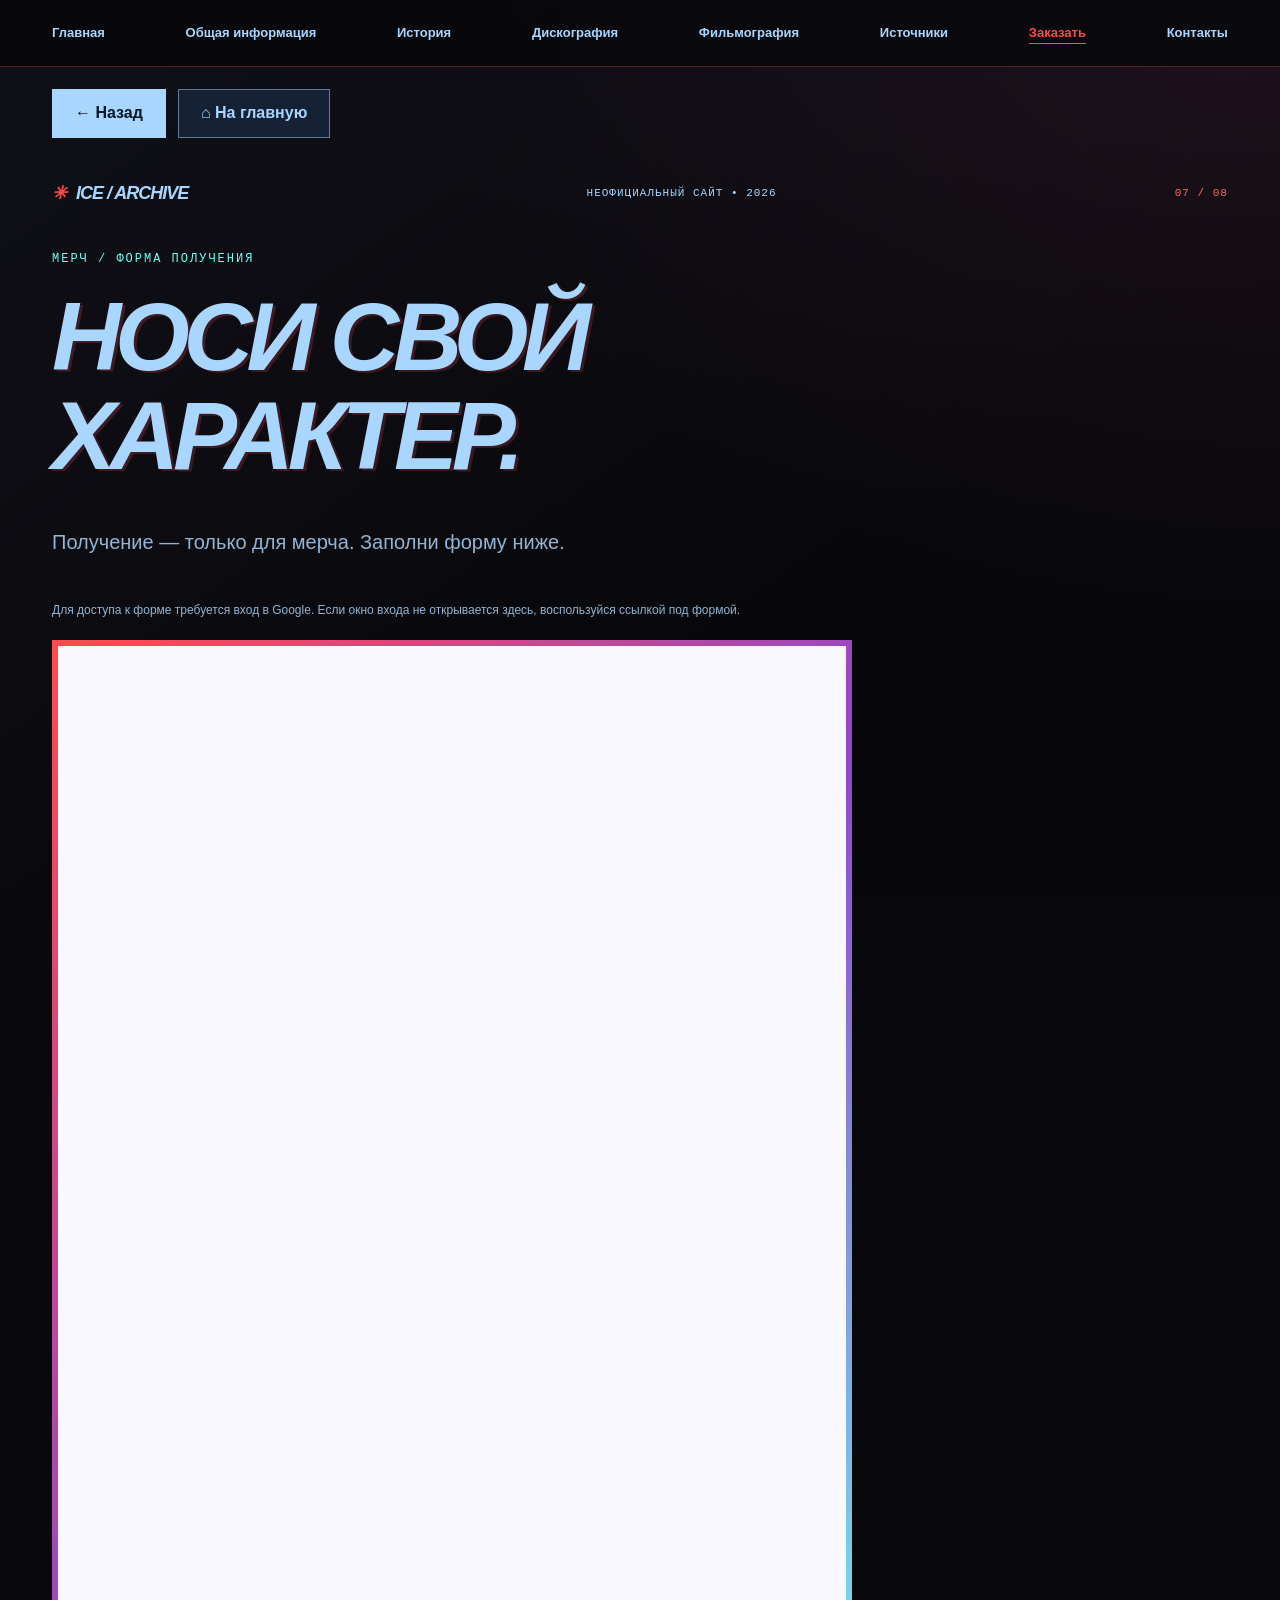
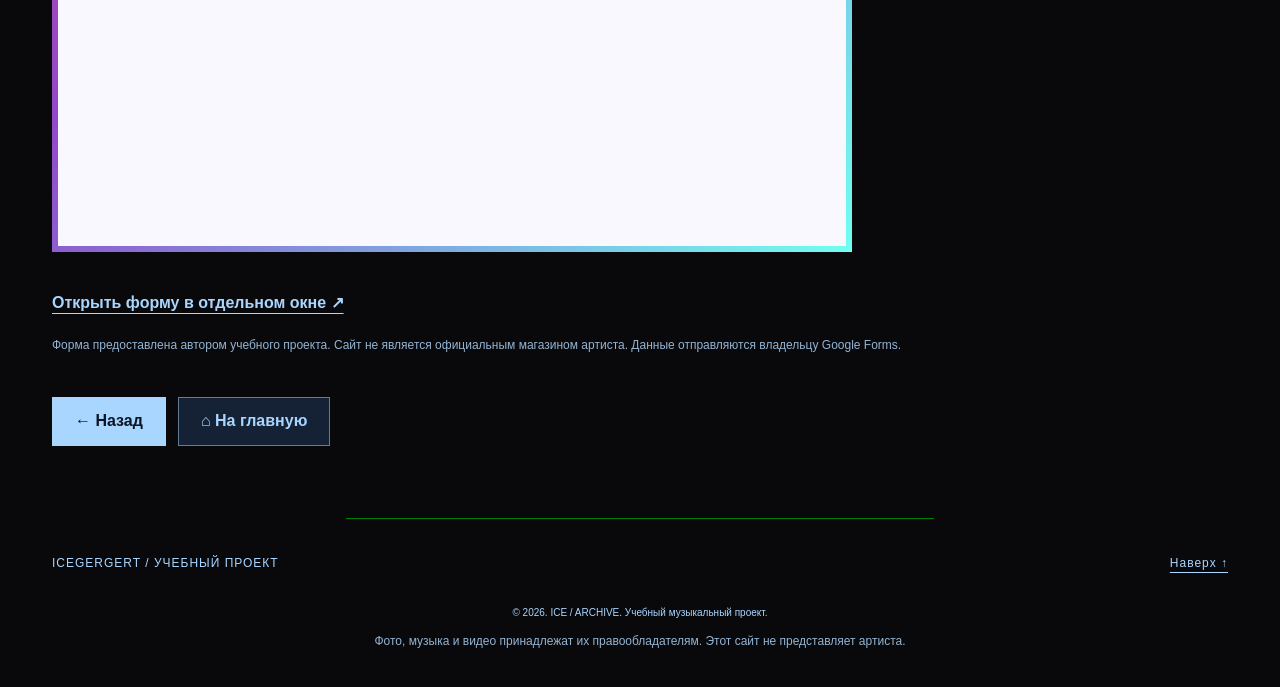
<file: Shop.html>
<!DOCTYPE html>
<html lang="ru">
<head>
  <meta charset="UTF-8">
  <meta name="viewport" content="width=device-width, initial-scale=1">
  <title>Заказать — ICEGERGERT</title>
  <meta name="description" content="Учебный сайт об ICEGERGERT: биография, история, музыка и клипы.">
  <link rel="stylesheet" href="style.css">
  <style> /* Пример внутренней таблицы стилей со страницы 26. */
    .page-number { color: #ff665d; }
  </style>
  <script src="navigation.js" defer></script>
</head>
<body class="inside" bgcolor="#101010">
<!-- Меню первой строкой. Текущий раздел — текст, а не ссылка на себя. -->
<header class="header">
  <nav aria-label="Главное меню" style="font-family: Arial, sans-serif; color: #a9d6ff;"><a href="index.html">Главная</a>
<a href="Info.html">Общая информация</a>
<a href="History.html">История</a>
<a href="Disc.html">Дискография</a>
<a href="Film.html">Фильмография</a>
<a href="Links.html">Источники</a>
<span aria-current="page">Заказать</span>
<a href="Contact.html">Контакты</a></nav>
</header>
<main id="top" class="wrap">
<div class="page-actions" role="navigation" aria-label="Возврат по сайту">
  <a class="return-button" href="index.html" data-back>← Назад</a>
  <a class="home-button" href="index.html">⌂ На главную</a>
</div>
  <div class="masthead"><span class="brand">ICE / ARCHIVE</span><span>НЕОФИЦИАЛЬНЫЙ САЙТ • 2026</span><span class="page-number">07 / 08</span></div>
  
<p class="eyebrow">МЕРЧ / ФОРМА ПОЛУЧЕНИЯ</p>
<h1><em>Носи свой<br>характер.</em></h1>
<p class="lead">Получение — только для мерча. Заполни форму ниже.</p>
<p class="small">Для доступа к форме требуется вход в Google. Если окно входа не открывается здесь, воспользуйся ссылкой под формой.</p>
<div class="form-shell"><iframe class="google-form" title="Получение — только для мерча" src="https://docs.google.com/forms/d/e/1FAIpQLSchQHvWIA17P0QX7nrwT7Dxz6KbcUtKeDgJVgS-lD0lH-BN2Q/viewform?embedded=true" width="640" height="1200" frameborder="0" marginheight="0" marginwidth="0">Загрузка…</iframe></div>
<p><a class="text-link" href="https://docs.google.com/forms/d/e/1FAIpQLSchQHvWIA17P0QX7nrwT7Dxz6KbcUtKeDgJVgS-lD0lH-BN2Q/viewform" target="_blank" rel="noopener noreferrer">Открыть форму в отдельном окне ↗</a></p>
<p class="small">Форма предоставлена автором учебного проекта. Сайт не является официальным магазином артиста. Данные отправляются владельцу Google Forms.</p>
<div class="page-actions" role="navigation" aria-label="Возврат в конце страницы">
  <a class="return-button" href="index.html" data-back>← Назад</a>
  <a class="home-button" href="index.html">⌂ На главную</a>
</div>
</main>
<!-- Учебные атрибуты и FONT сохранены по методичке. -->
<footer class="wrap">
  <hr align="center" width="50%" size="1" color="green">
  <div class="footer-line"><span>ICEGERGERT / УЧЕБНЫЙ ПРОЕКТ</span><a href="#top">Наверх ↑</a></div>
  <p align="center"><font face="Arial" size="1">&copy; 2026. ICE / ARCHIVE. Учебный музыкальный проект.</font></p>
  <p class="small center">Фото, музыка и видео принадлежат их правообладателям. Этот сайт не представляет артиста.</p>
</footer>
</body>
</html>
</file>
<file: style.css>
/* Общее оформление всех восьми страниц. Меняйте цвета здесь. */
:root { --paper:#101010; --surface:#1a1a19; --ink:#a9d6ff; --muted:#93b4d3; --red:#ff665d; --line:#44433f; }
* { box-sizing:border-box; }
html { scroll-behavior:smooth; }
body { margin:0; background-color:var(--paper); color:var(--ink); font:16px/1.65 Arial,sans-serif; }
body.home { background-image:linear-gradient(rgba(16,16,16,.96),rgba(16,16,16,.96)),url('images/icegergert.jpg'); background-size:cover; background-attachment:fixed; }
body.inside { background:#141413; }
a { color:inherit; text-underline-offset:5px; }
a:hover { color:var(--red); }
a:focus-visible, [tabindex]:focus-visible { outline:3px solid var(--red); outline-offset:6px; }
.wrap { max-width:1240px; margin:auto; padding-inline:32px; }
.header { border-bottom:1px solid var(--line); background:#101010; }
nav { max-width:1240px; margin:auto; padding:22px 32px; display:flex; justify-content:space-between; flex-wrap:wrap; gap:12px 20px; font-size:13px; }
nav a { text-decoration:none; }
nav [aria-current] { color:var(--red); border-bottom:1px solid var(--red); }
.masthead { display:flex; justify-content:space-between; align-items:center; gap:16px; padding-block:26px; font:11px/1.5 monospace; letter-spacing:1px; }
.brand { font:bold 18px Arial,sans-serif; letter-spacing:-1px; }
.eyebrow { font:12px/1.5 monospace; letter-spacing:2px; color:var(--red); margin:24px 0 20px; }
h1,h2,h3,p { margin-top:0; }
h1 { font-size:clamp(44px,7.5vw,100px); line-height:1.03; letter-spacing:-.055em; font-weight:800; margin-bottom:40px; overflow-wrap:break-word; }
h1 em { font-style:italic; }
h2 { font-size:clamp(27px,3.5vw,44px); line-height:1.12; letter-spacing:-.035em; }
h3 { margin-top:36px; font-size:23px; }
p { margin-bottom:20px; }
.center { text-align:center; }
.small { font-size:12px; line-height:1.6; color:var(--muted); }
.welcome { display:block; font-size:15px; line-height:1.4; letter-spacing:0; font-weight:400; }
.hero h1 { font-size:clamp(46px,10vw,132px); margin-bottom:24px; }
.hero h1 br { display:none; }
.hero .eyebrow { margin-top:8px; margin-bottom:12px; }
.hero-photo { display:block; height:auto; aspect-ratio:830/465; object-fit:cover; }
.hero-bottom { display:flex; align-items:center; justify-content:space-between; gap:24px; margin-top:28px; font-size:13px; line-height:1.5; }
.hero-bottom>span:first-child { font-weight:bold; }
.button { display:inline-block; padding:15px 25px; background:var(--red); color:#101010; font-weight:bold; text-decoration:none; text-align:center; }
.button:hover { background:var(--ink); color:#101010; }
.text-link { display:inline-block; margin-top:12px; font-weight:bold; }
.section { padding-block:clamp(72px,8vw,110px); border-bottom:1px solid var(--line); }
.intro { display:grid; grid-template-columns:1fr 1fr; gap:10px 60px; }
.intro .eyebrow { grid-column:1/-1; }
.directory>a { display:grid; grid-template-columns:50px 1fr auto; align-items:center; gap:24px; padding:27px 0; border-top:1px solid var(--line); text-decoration:none; }
.directory strong { font-size:clamp(20px,2.5vw,32px); line-height:1.2; }
.directory>a>span { font-size:12px; color:var(--muted); }
.split { display:grid; grid-template-columns:1fr 1fr; gap:50px; align-items:start; }
.portrait { width:100%; height:auto; }
.facts { padding-left:22px; }
.facts li, .reading-list li { margin-bottom:14px; padding-left:8px; }
.history-layout { display:grid; grid-template-columns:240px 1fr; gap:60px; }
.contents { align-self:start; padding:24px; border:1px solid var(--line); }
.contents h2 { font-size:24px; }
.contents ul { padding-left:18px; }
.contents li { margin-block:12px; }
.timeline section { padding:0 0 50px; margin-bottom:45px; border-bottom:1px solid var(--line); scroll-margin-top:24px; }
.timeline .eyebrow { margin-top:0; }
.lead { max-width:650px; color:var(--muted); font-size:20px; margin-bottom:42px; }
.records { display:grid; grid-template-columns:repeat(4,1fr); border-top:1px solid var(--line); }
.record { padding:30px 22px; min-height:310px; background:var(--surface); border-right:1px solid var(--line); }
.record:nth-child(even) { background:#24211f; }
.record h2 { font-size:30px; }
.record ul { padding-left:20px; font-size:14px; }
.year { font:15px monospace; color:var(--red); margin-bottom:38px; }
.table-scroll { overflow-x:auto; }
table { width:100%; min-width:720px; border-collapse:collapse; border-color:var(--line); }
caption { text-align:left; padding:16px 0; color:var(--muted); }
th,td { padding:20px; text-align:left; border:1px solid var(--line); }
th { font-size:13px; background:#252522; }
td img { display:block; width:150px; height:85px; object-fit:cover; }
.sources { padding-left:30px; max-width:850px; }
.sources li { padding:22px 10px; border-bottom:1px solid var(--line); }
.notice { background:var(--surface); padding:32px; border-left:3px solid var(--red); max-width:800px; margin-bottom:24px; }
.notice h2 { font-size:30px; }
.contact-grid { display:grid; grid-template-columns:1fr 1fr; gap:60px; }
.contact-grid>section { border-top:1px solid var(--line); padding-top:30px; }
.map,.google-form { border:0; background:#eee; display:block; width:100%; }
footer { padding-block:50px 28px; }
footer hr { border:0; height:1px; background:green; width:50%; margin:0 auto 35px; }
.footer-line { display:flex; justify-content:space-between; gap:20px; margin-bottom:24px; font-size:12px; letter-spacing:1px; }
footer p { margin-bottom:8px; }
@media(max-width:760px) {
 .wrap { padding-inline:24px; }
 nav { padding:18px 24px; justify-content:flex-start; }
 .masthead { flex-wrap:wrap; }
 .masthead>span:nth-child(2) { display:none; }
 h1 { margin-bottom:30px; }
 .hero-photo { width:50%; }
 .hero-bottom { flex-wrap:wrap; }
 .hero-bottom .small { width:100%; }
 .intro,.split,.history-layout,.contact-grid { grid-template-columns:1fr; gap:28px; }
 .records { grid-template-columns:repeat(2,1fr); }
 .record { min-height:280px; padding:24px 16px; }
 .record h2 { font-size:25px; }
 .directory>a { grid-template-columns:28px 1fr; gap:12px; }
 .directory>a>span:last-child { grid-column:2; }
 .lead { font-size:17px; }
 .footer-line { flex-wrap:wrap; }
}
@media(prefers-reduced-motion:reduce) { html { scroll-behavior:auto; } }

/* REDESIGN: красное затмение, тёмная сцена и холодный неон. */
:root { --paper:#09090c; --surface:#121219; --ink:#a9d6ff; --muted:#93b4d3; --red:#ff4b4b; --line:#35313e; --ice:#70fff1; }
body.inside,body.home { background-color:var(--paper); background-image:radial-gradient(ellipse at 100% 0, #48203955, transparent 48%),linear-gradient(145deg,#101018,#08080b 65%); background-attachment:fixed; }
body.home { background-image:linear-gradient(#09090cf5,#09090cf5),url('images/icegergert.jpg'); }
.header { background:#08080be8; border-bottom-color:#ff4b4b55; }
nav { font-weight:bold; }
nav a { transition:color .2s,text-shadow .2s; }
nav a:hover { color:var(--ice); text-shadow:0 0 16px #70fff170; }
.masthead { padding-block:22px; }
.brand { font-style:italic; font-weight:900; }
.brand::before { content:'✳'; color:var(--red); margin-right:10px; }
.eyebrow { color:var(--ice); }
h1 { text-transform:uppercase; font-family:'Arial Black',Arial,sans-serif; letter-spacing:-.065em; }
.inside h1 { text-shadow:3px 2px 0 #ff4b4b35; }
.hero { position:relative; isolation:isolate; padding-top:14px; }
.hero::before { content:''; position:absolute; z-index:-2; inset:-10px -24px -40px; background:repeating-linear-gradient(127deg,transparent 0 140px,#f83b4d0a 141px 143px,transparent 144px 250px),radial-gradient(ellipse at 50% 45%,#c321344d,transparent 64%); pointer-events:none; }
.eclipse { position:absolute; z-index:-1; width:440px; height:440px; top:80px; left:50%; transform:translateX(-50%); border:2px solid #ffafa0; border-radius:50%; background:radial-gradient(circle at 45% 45%,#100a13 45%,#380f1c 75%); box-shadow:0 0 24px #ff3a4d,0 0 90px #fa243c80,inset -8px -8px 30px #ff405640; opacity:.9; }
.hero h1 { position:relative; z-index:2; font-size:clamp(44px,9.5vw,126px); text-shadow:4px 4px 0 #ff293b, -2px -1px 0 #78fff44d; animation:arrive .8s ease-out both; margin-bottom:20px; }
.hero .welcome { font:italic 14px/1.5 Arial,sans-serif; text-transform:none; text-shadow:none; letter-spacing:.5px; margin-bottom:10px; color:#b8ddff; }
.hero .eyebrow { letter-spacing:4px; }
.photo-stage { position:relative; padding-block:12px; }
.hero-photo { position:relative; width:50%; border:1px solid #ff697b; filter:contrast(1.17) saturate(.65); box-shadow:16px 16px 0 #53111f75,-8px -8px 0 #70fff119; transform:rotate(-2deg); transition:transform .35s,filter .35s; }
.hero-photo:hover { transform:rotate(0); filter:contrast(1.08) saturate(1); }
.photo-stamp { position:absolute; left:70%; bottom:20px; text-align:left; font:900 italic 23px/1 Arial,sans-serif; color:var(--ice); transform:rotate(-8deg); text-shadow:2px 2px #111; }
.hero-bottom { margin-top:30px; position:relative; }
.button { background:var(--red); border:1px solid #ff8f87; box-shadow:5px 5px 0 #5f1829; transform:skew(-5deg); transition:transform .2s,box-shadow .2s,background .2s; text-transform:uppercase; font-size:14px; }
.button:hover { background:var(--ice); box-shadow:8px 8px 0 #24494a; transform:skew(-5deg) translate(-2px,-2px); }
.sound-strip { display:flex; align-items:center; justify-content:space-around; gap:24px; overflow:hidden; white-space:nowrap; margin-top:76px; padding:15px 12px; background:var(--red); color:#09090c; font:900 italic clamp(15px,2vw,25px)/1 Arial,sans-serif; transform:rotate(-1.5deg); border-block:1px solid #ffb9ad; }
.sound-strip span:nth-child(even) { font-style:normal; font-size:30px; }
.section { border-bottom-color:#38303d; }
.intro h2 { text-transform:uppercase; font-style:italic; }
.directory>a { transition:padding .2s,background .2s; }
.directory>a:hover { padding-inline:16px; background:linear-gradient(90deg,#f23b4c20,transparent); }
.directory>a>span:first-child { color:var(--ice); font-family:monospace; }
.directory strong { text-transform:uppercase; font-style:italic; }
.portrait { border:1px solid #ff4b4b80; box-shadow:12px 12px 0 #491724; filter:saturate(.65) contrast(1.12); }
.facts li::marker,.sources li::marker { color:var(--ice); font-weight:bold; }
.contents { background:linear-gradient(145deg,#281422,#101017); border-left:3px solid var(--red); }
.timeline section { border-left:1px solid #ff4b4b70; padding-left:28px; }
.timeline h2 { text-transform:uppercase; font-style:italic; }
.records { gap:14px; border:0; }
.record { position:relative; overflow:hidden; border:1px solid #793447; background:radial-gradient(ellipse at 110% 110%,#e7315055,transparent 65%),#151016; transition:transform .25s,border-color .25s; }
.record:nth-child(even) { background:radial-gradient(ellipse at 110% 110%,#34ffe931,transparent 65%),#0f161c; border-color:#316a6c; }
.record::after { content:''; position:absolute; width:180px; height:180px; border:1px solid #ffffff16; transform:rotate(35deg); right:-100px; bottom:-90px; box-shadow:0 0 0 14px #ffffff05,0 0 0 28px #ffffff04; pointer-events:none; }
.record:hover { transform:translateY(-7px); border-color:var(--ice); }
.record h2 { text-transform:uppercase; font-style:italic; }
.year { color:var(--ice); }
th { background:#251222; color:var(--ice); }
tbody tr:hover { background:#ffffff04; }
.contact-grid>section { border-top:2px solid var(--red); padding:28px; background:linear-gradient(135deg,#2c1523,#101018); min-width:0; }
.contact-grid>section:nth-child(2) { border-color:var(--ice); background:linear-gradient(135deg,#14282c,#101018); }
.contact-grid a { overflow-wrap:anywhere; }
.contact-value { font-size:clamp(18px,2.3vw,28px); font-weight:bold; text-decoration:none; }
.form-shell { max-width:800px; padding:6px; background:linear-gradient(130deg,var(--red),#9148cc,var(--ice)); margin-bottom:26px; }
.google-form { background:#faf8ff; }
.table-scroll::before { content:'ТАБЛИЦА ВИДЕО / ПРОКРУТИ ВПРАВО НА ТЕЛЕФОНЕ →'; display:block; margin-bottom:16px; font:11px/1.5 monospace; color:var(--ice); letter-spacing:1px; }
@keyframes arrive { from { opacity:0; transform:translateY(18px); } to { opacity:1; transform:translateY(0); } }
@media(max-width:760px) {
 .hero .eyebrow { letter-spacing:2px; font-size:10px; }
 .hero h1 { font-size:clamp(35px,10.5vw,72px); text-shadow:2px 2px 0 #ff293b; }
 .hero .welcome { font-size:12px; }
 .eclipse { width:240px; height:240px; top:110px; }
 .photo-stage { padding-block:20px; }
 .hero-photo { box-shadow:8px 8px 0 #53111f75,-5px -5px 0 #70fff119; }
 .photo-stamp { font-size:15px; left:67%; bottom:24px; }
 .hero-bottom { margin-top:24px; }
 .sound-strip { margin-top:52px; justify-content:flex-start; }
 .sound-strip span { flex-shrink:0; }
 .record { padding:22px 12px; }
 .record h2 { font-size:23px; }
 .timeline section { padding-left:20px; }
 .contact-grid>section { padding:22px; }
 p[align=justify] { hyphens:auto; }
}
@media(prefers-reduced-motion:reduce) {
 *,*::before,*::after { animation:none!important; transition:none!important; }
}

/* Заметный возврат в начале и конце каждой страницы. */
.page-actions { display:flex; flex-wrap:wrap; gap:12px; padding-block:22px; }
.return-button,.home-button { display:inline-flex; align-items:center; justify-content:center; min-height:46px; padding:10px 22px; border:1px solid #a9d6ff80; color:var(--ink); background:#152235; font-weight:bold; text-decoration:none; }
.return-button { background:#a9d6ff; color:#0b1523; border-color:#a9d6ff; }
.return-button:hover { background:#70fff1; color:#0b1523; }
.home-button:hover { background:#24384e; color:#d0eaff; }
.history-source { background:#14202d; padding:22px; border-left:3px solid #a9d6ff; }
#contents { scroll-margin-top:22px; }
@media(max-width:760px) { .page-actions>a { flex:1; padding-inline:12px; } }
</file>
